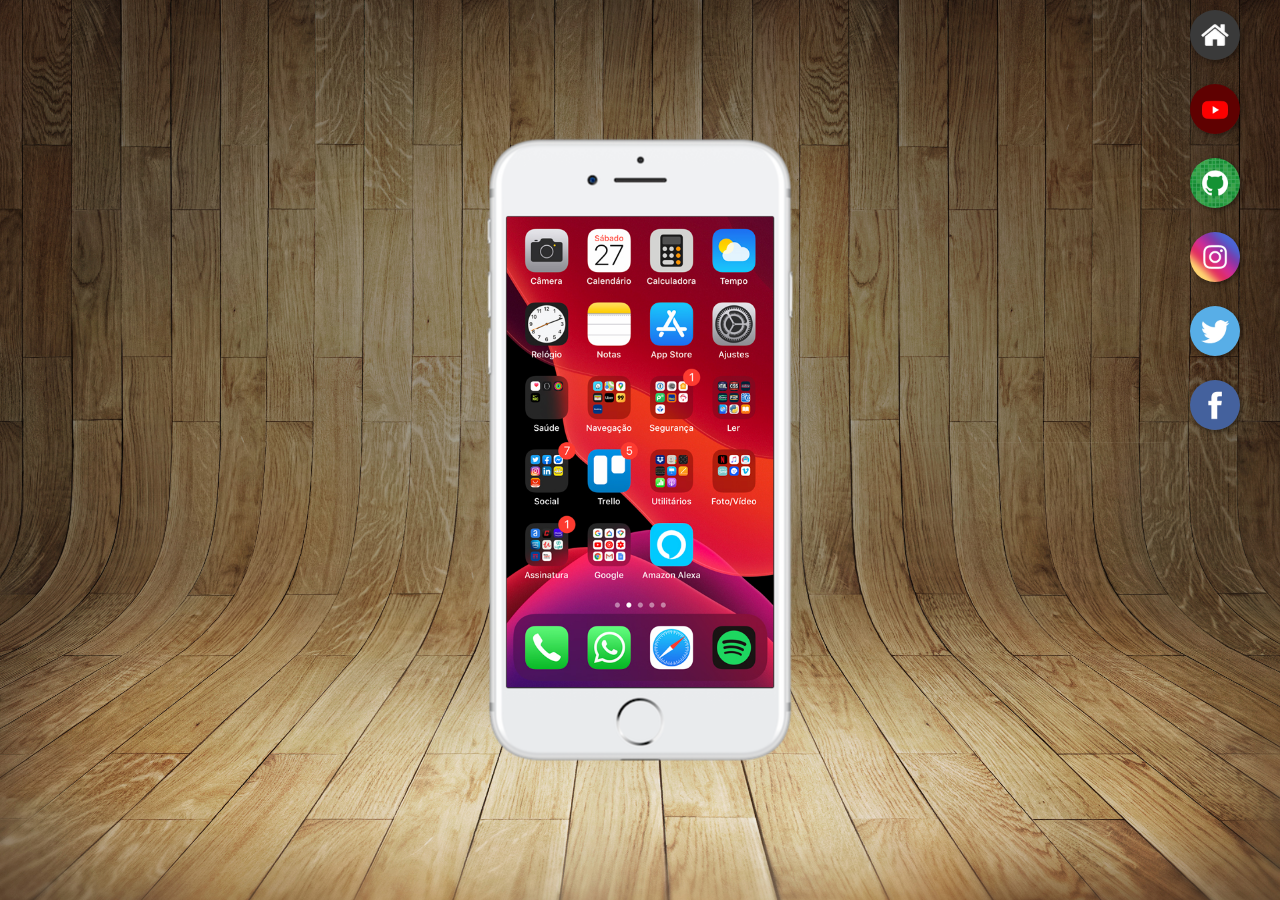
<file: index.html>
<!DOCTYPE html>
<html lang="pt-br">
<head>
    <meta charset="UTF-8">
    <meta http-equiv="X-UA-Compatible" content="IE=edge">
    <meta name="viewport" content="width=device-width, initial-scale=1.0">
    <link rel="shortcut icon" href="favicon.ico" type="image/x-icon">
    <title>Projeto Redes Sociais</title>
    <link rel="stylesheet" href="estilos/style.css">
</head>
<body>
    <main>
        <section id="telefone">
            <iframe src="home.html" name="tela" id="tela" frameborder="0">
                Seu navegador não é compatível com isso.
            </iframe>
        </section>
        <section id="redes-sociais">
            <a href="home.html" target="tela"><img src="imagens/logo-home.jpg" alt="Home"></a><br>
            <a href="youtube.html" target="tela"><img src="imagens/logo-youtube.jpg" alt="YouTube"></a><br>
            <a href="github.html" target="tela"><img src="imagens/logo-github.jpg" alt="GitHub"></a><br>
            <a href="instagram.html" target="tela"><img src="imagens/logo-instagram.jpg" alt="Instagram"></a><br>
            <a href="twitter.html" target="tela"><img src="imagens/logo-twitter.jpg" alt="Twitter"></a><br>
            <a href="facebook.html" target="tela"><img src="imagens/logo-facebook.jpg" alt="Facebook"></a>
        </section>
    </main>
</body>
</html>
</file>
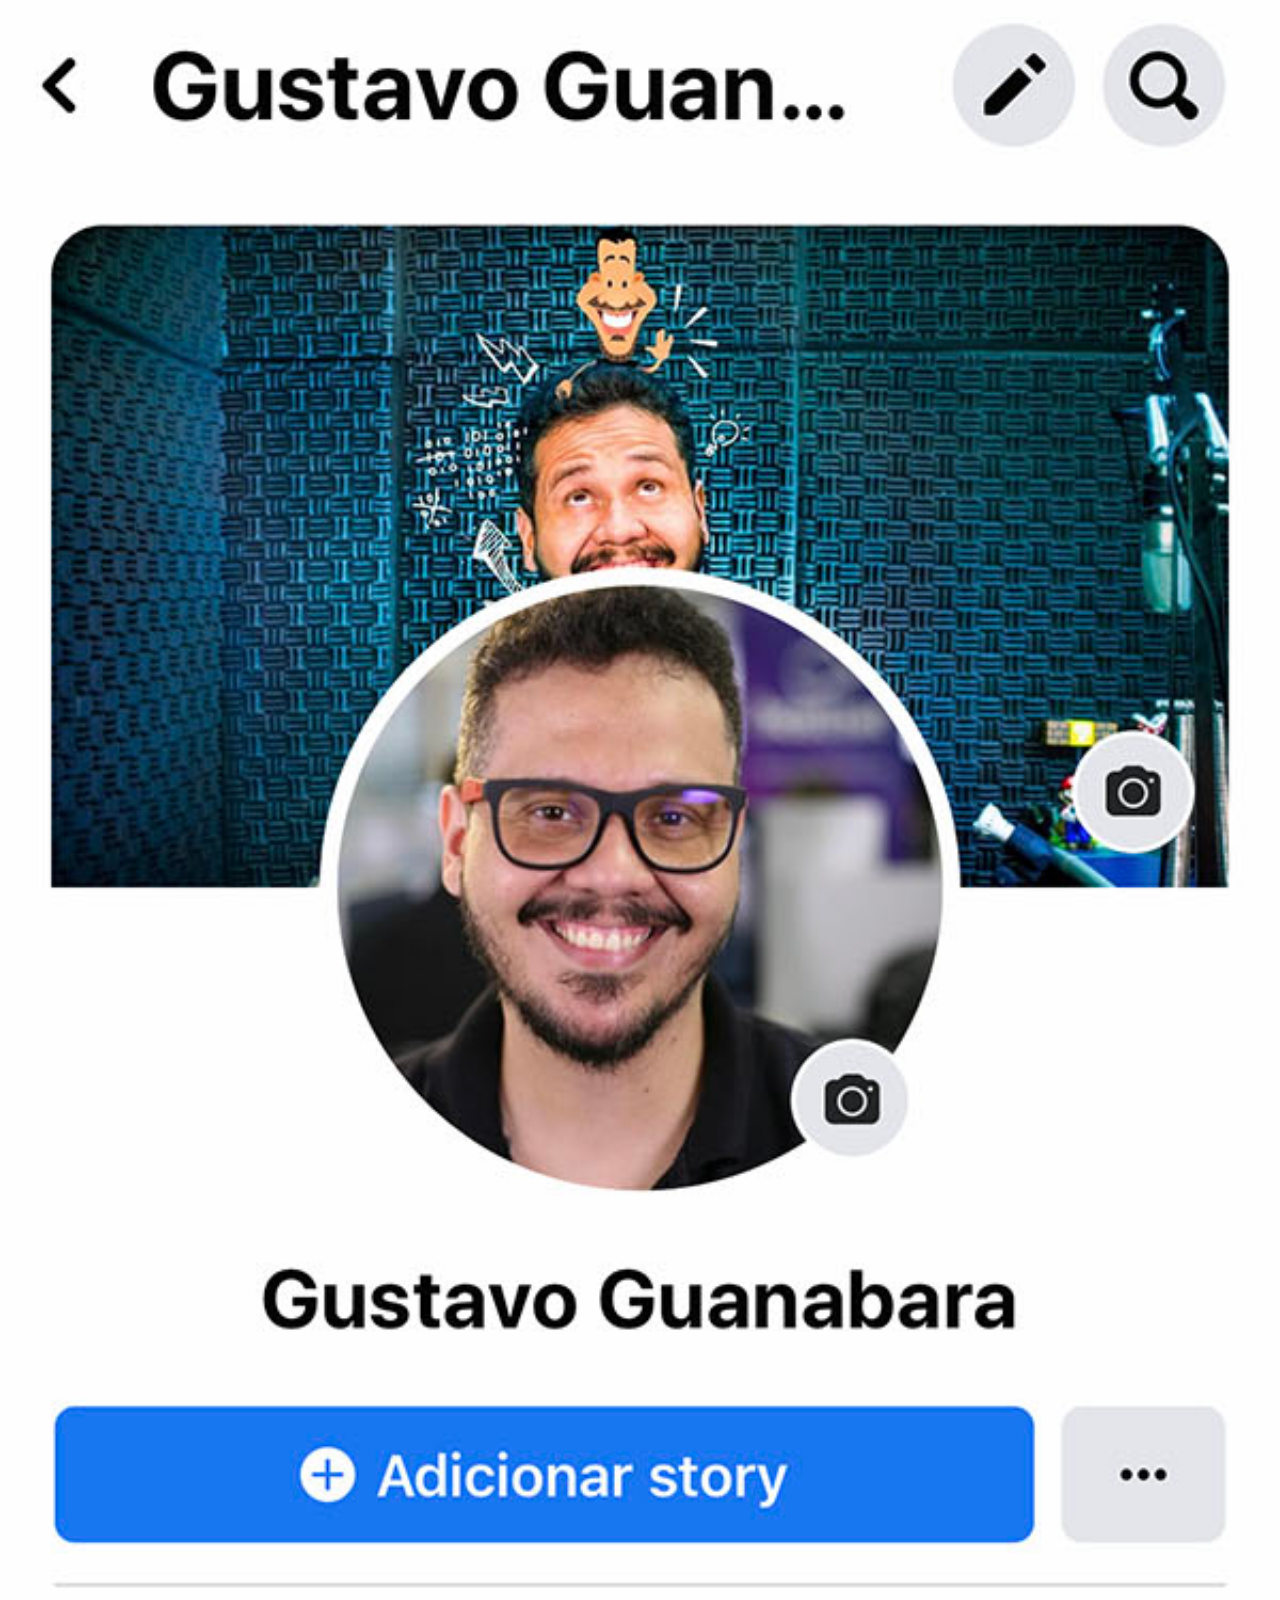
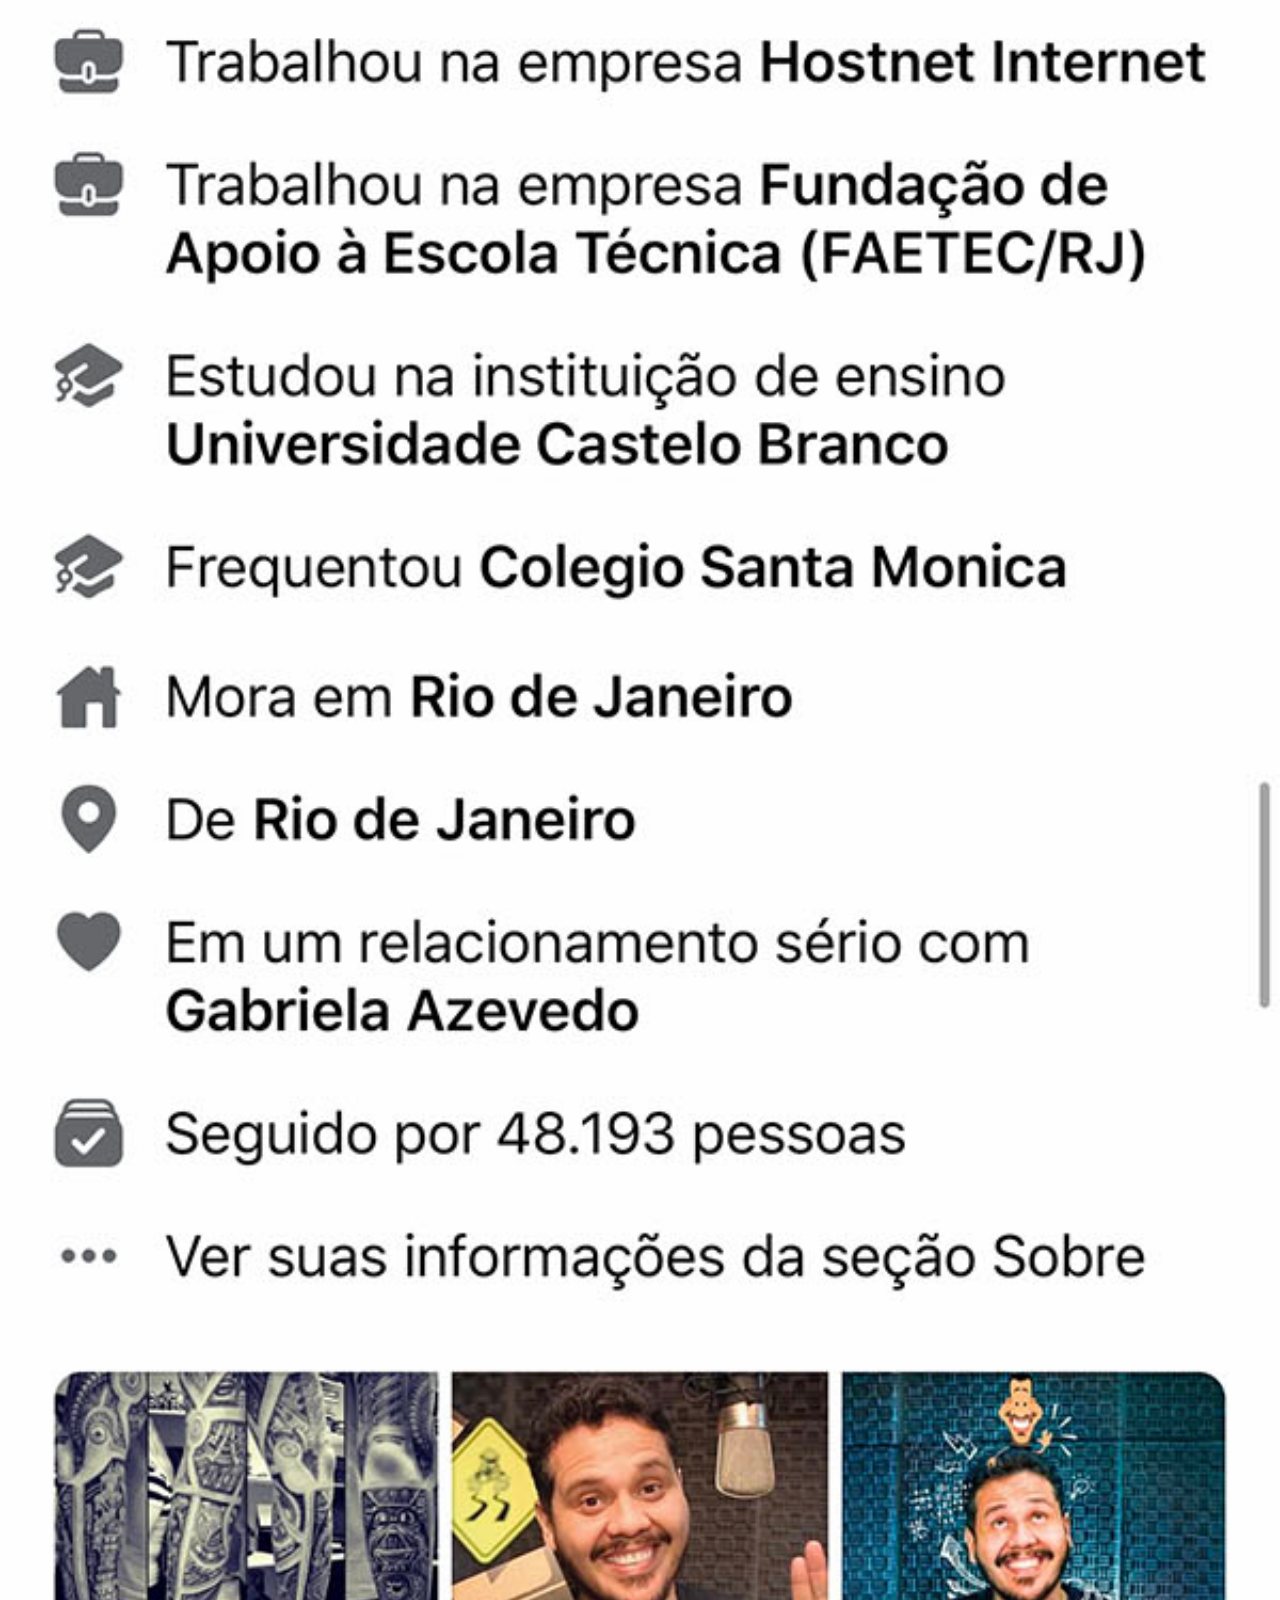
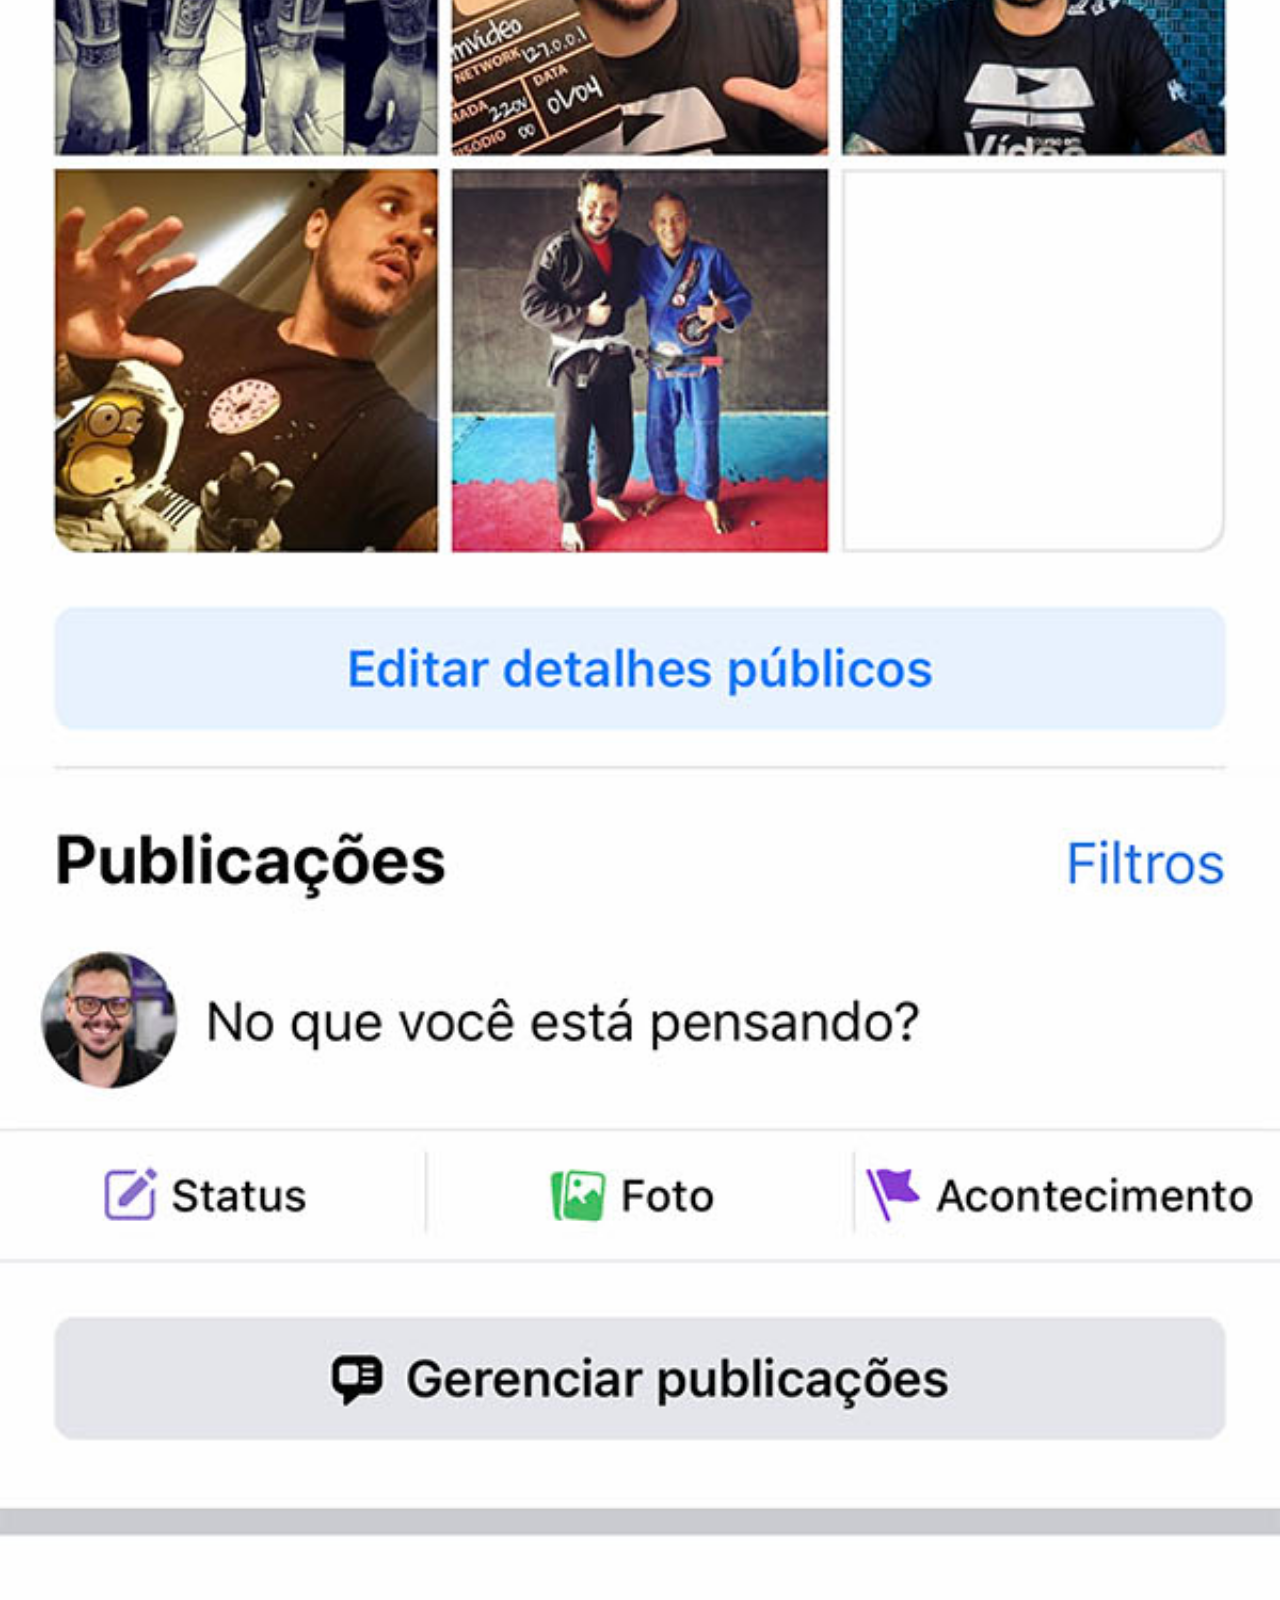
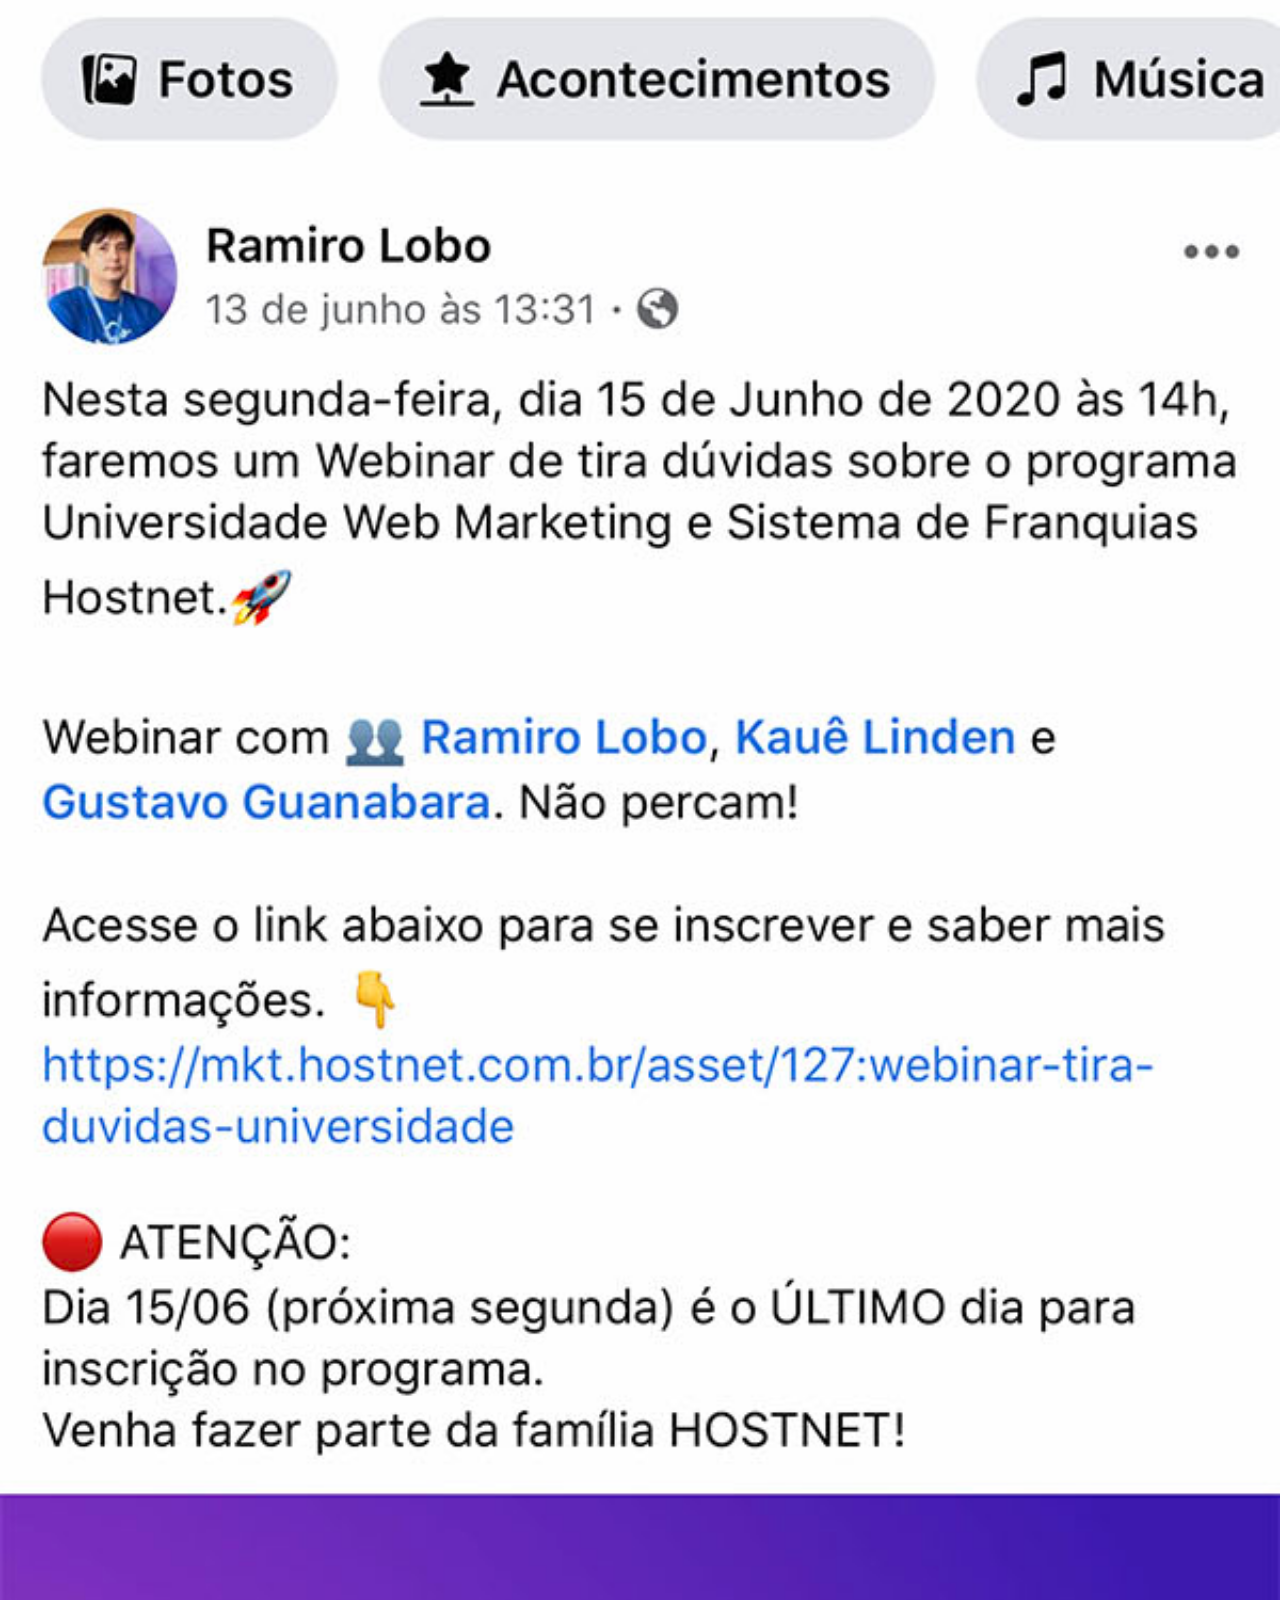
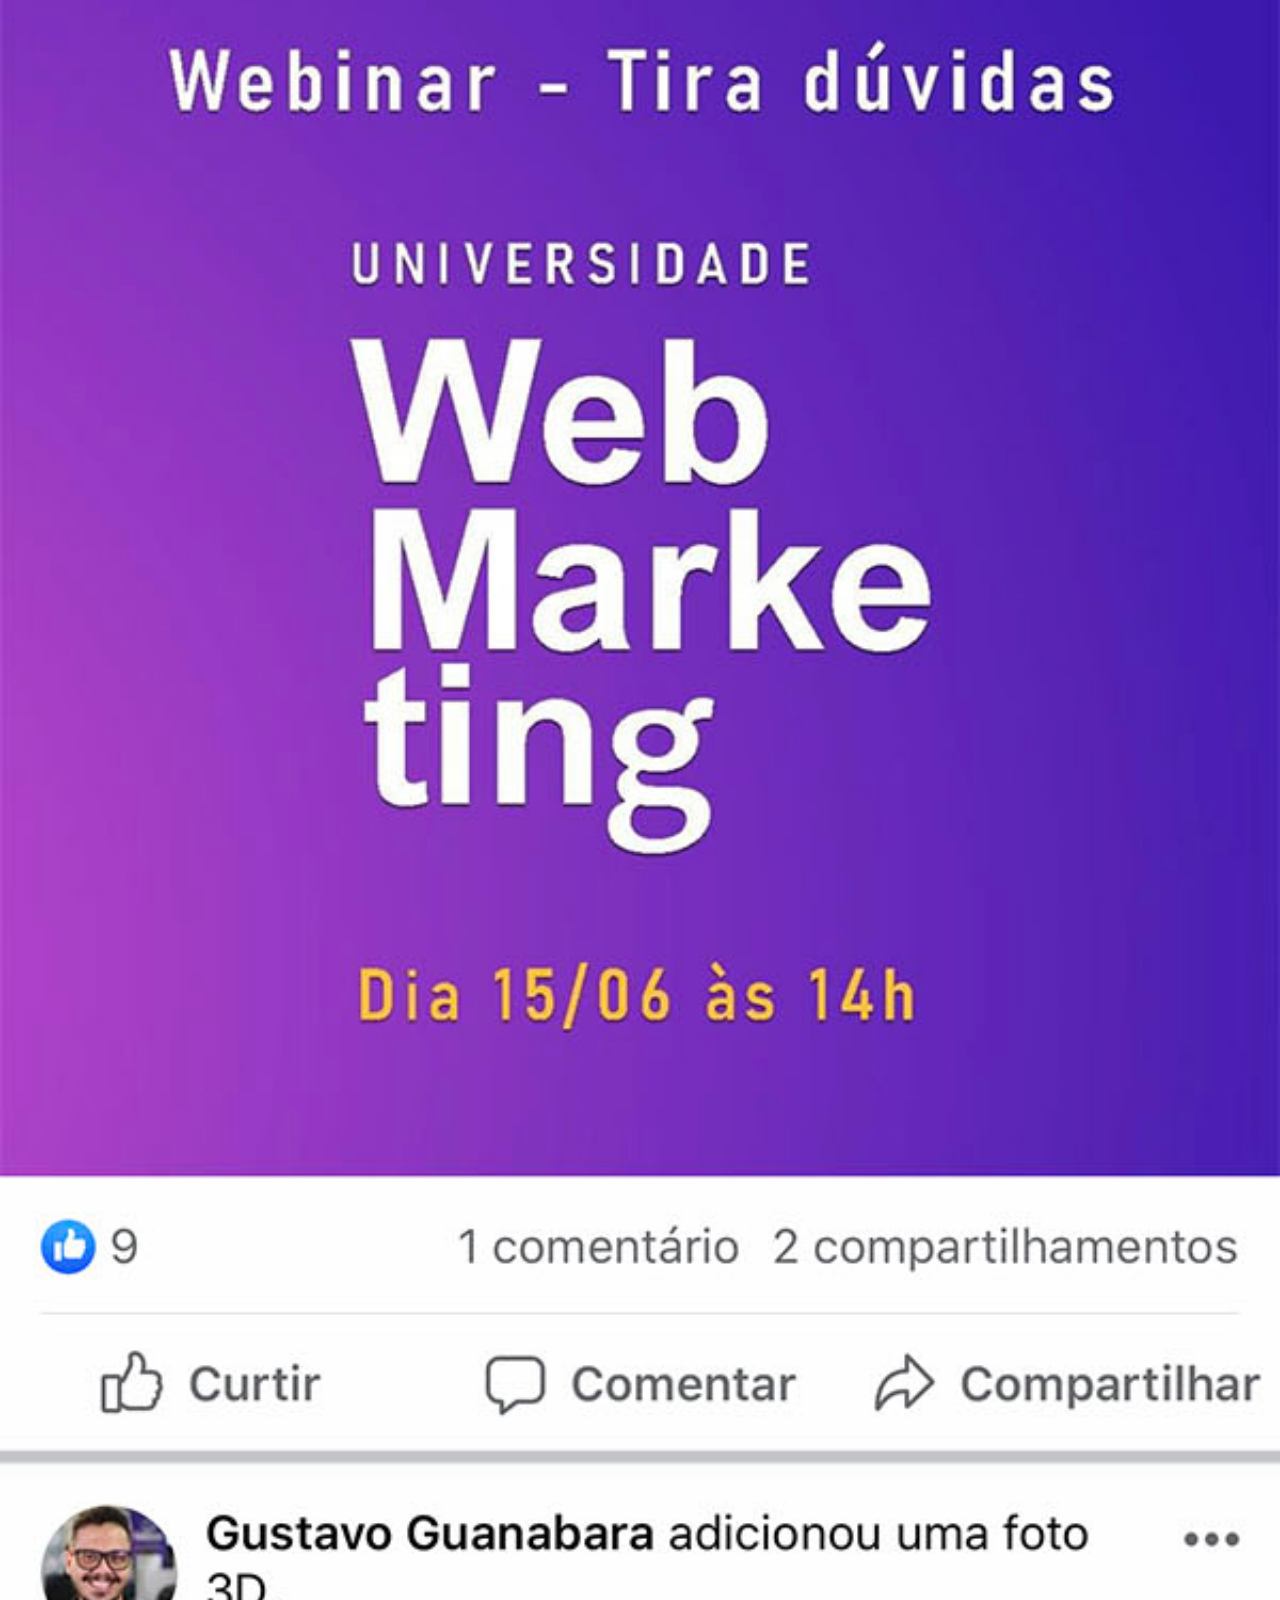
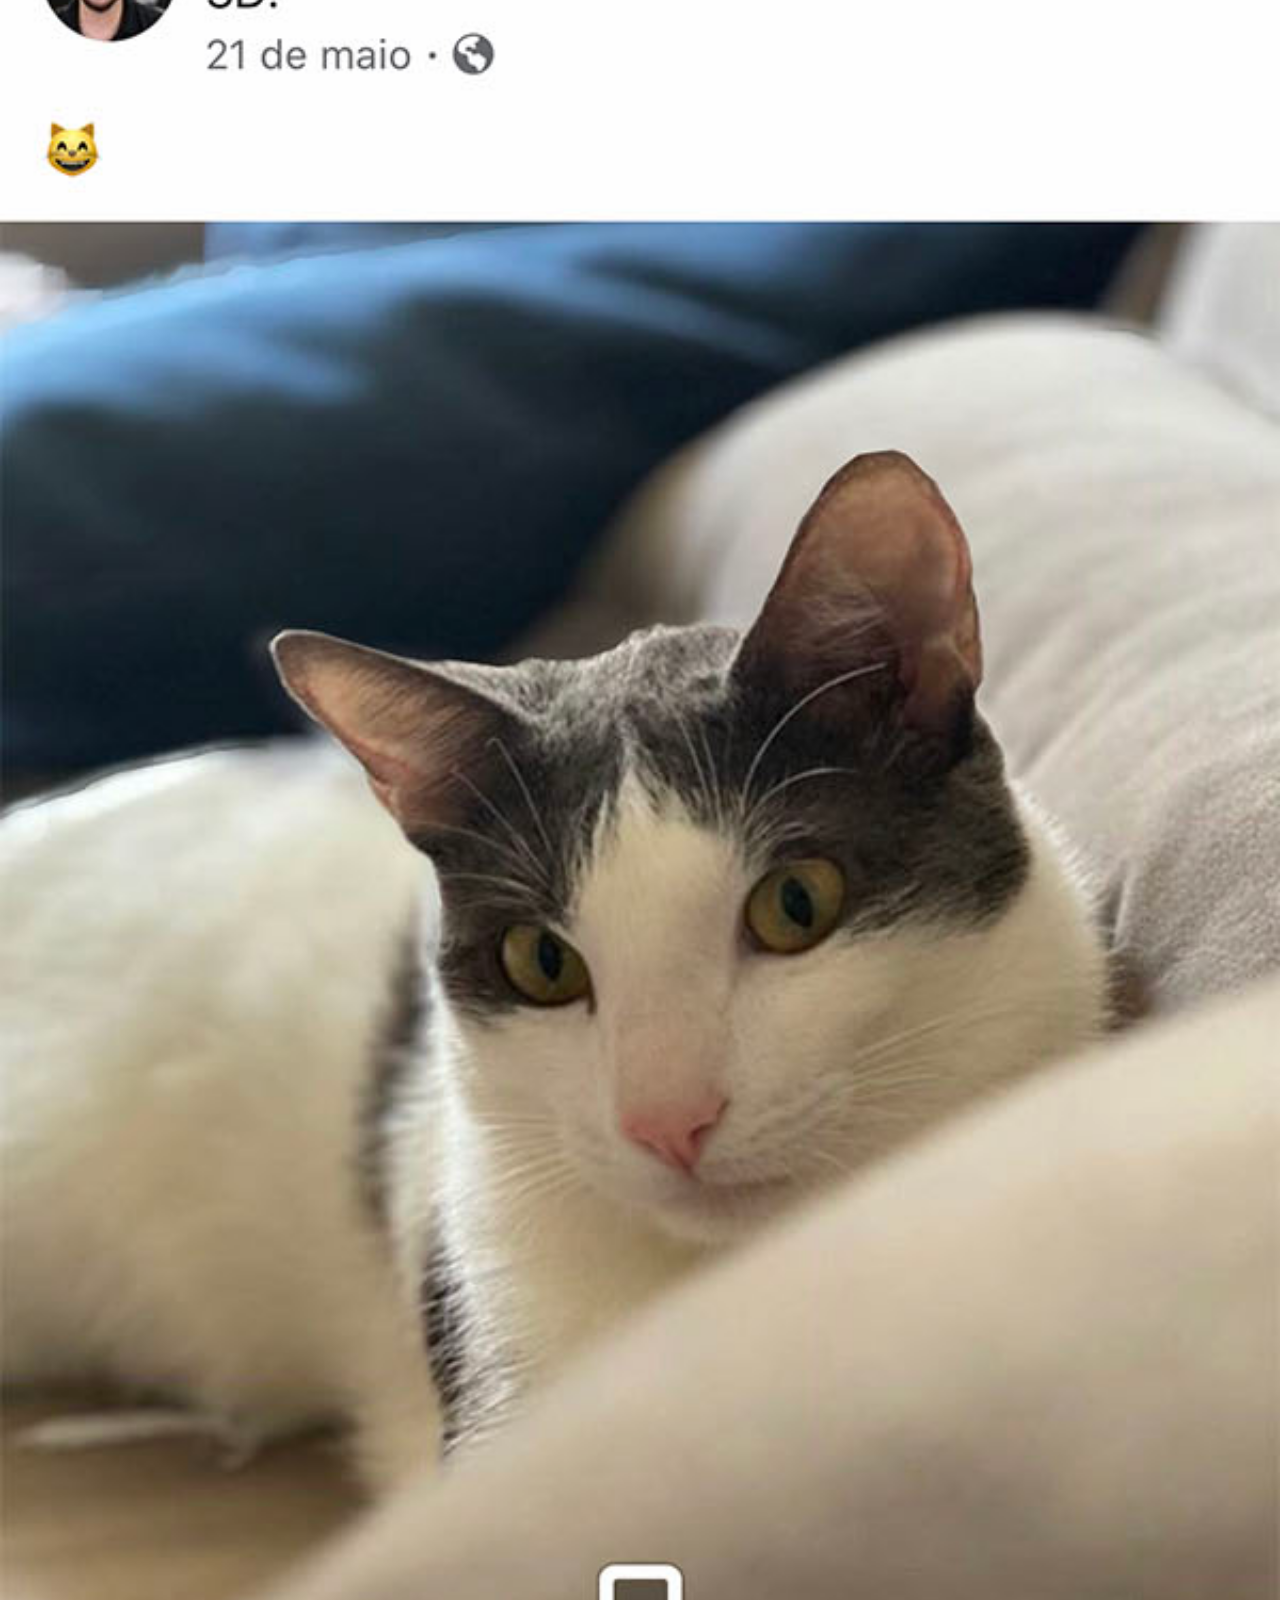
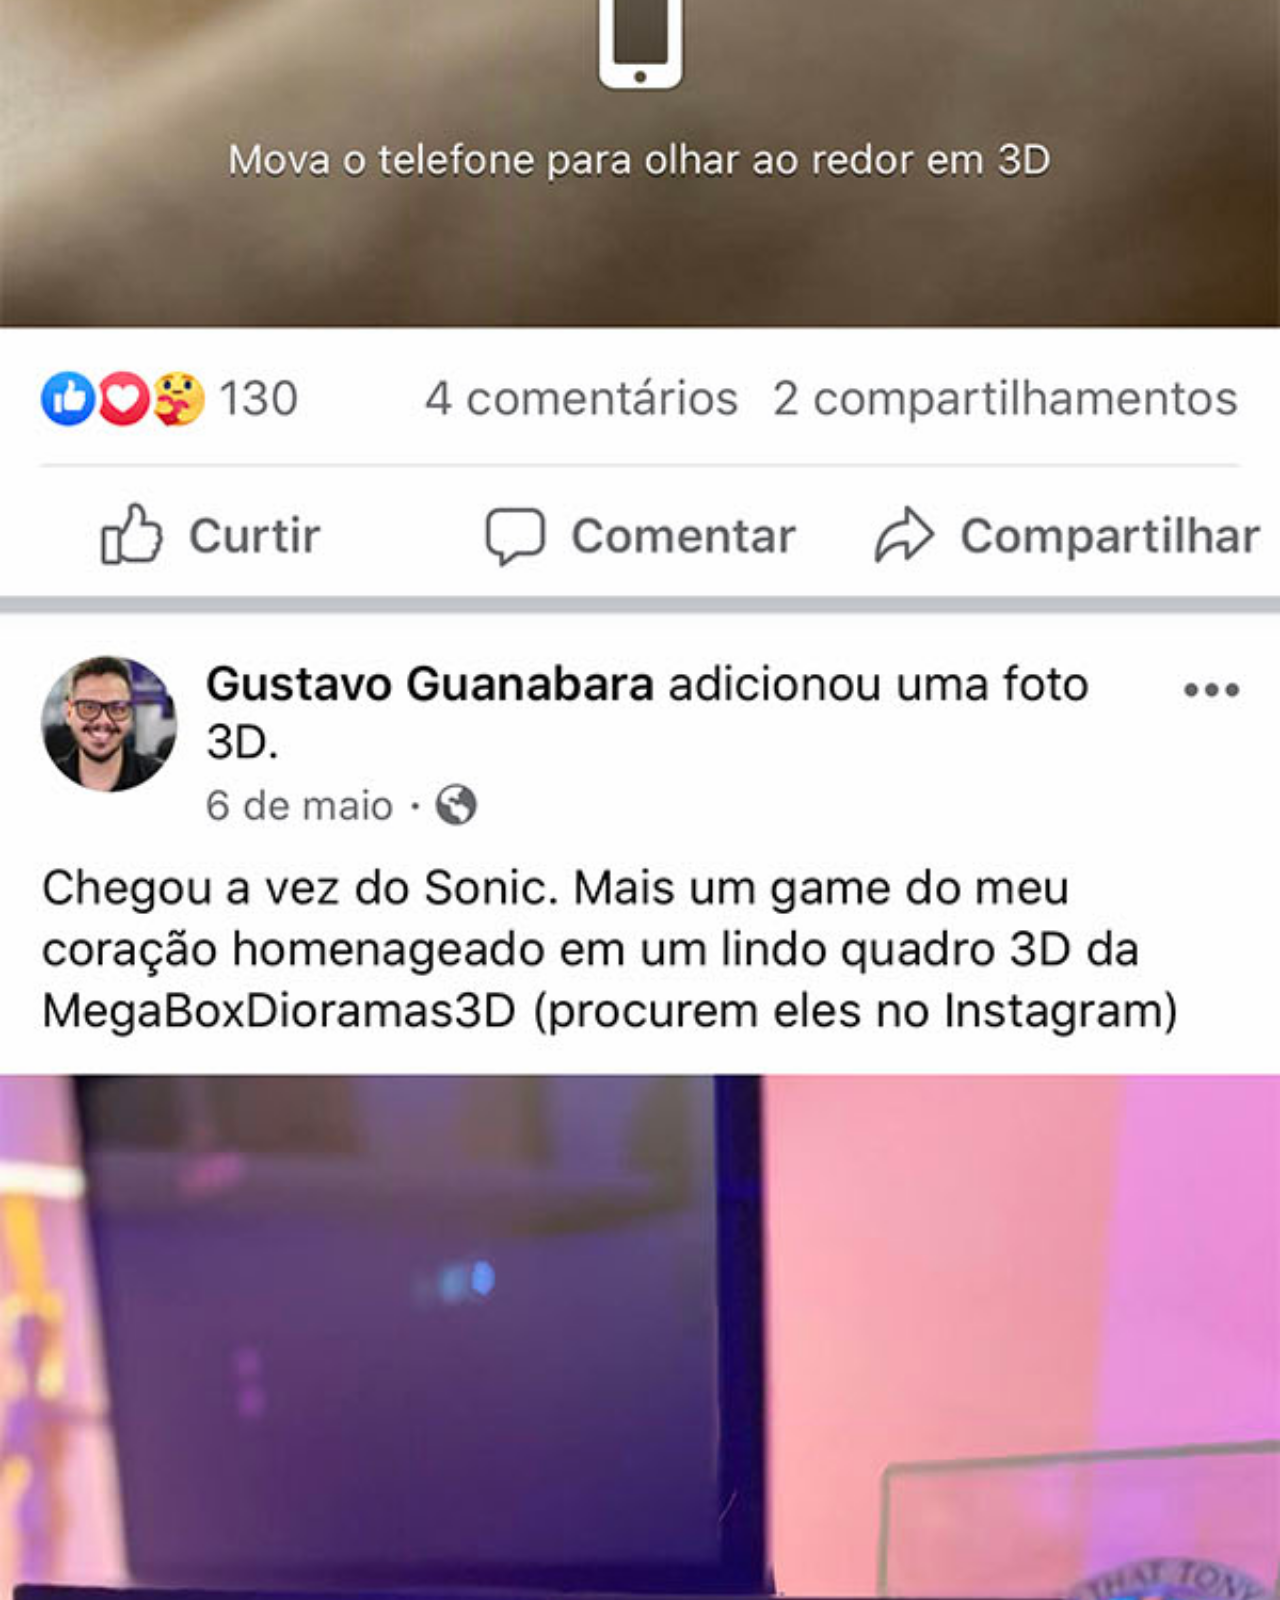
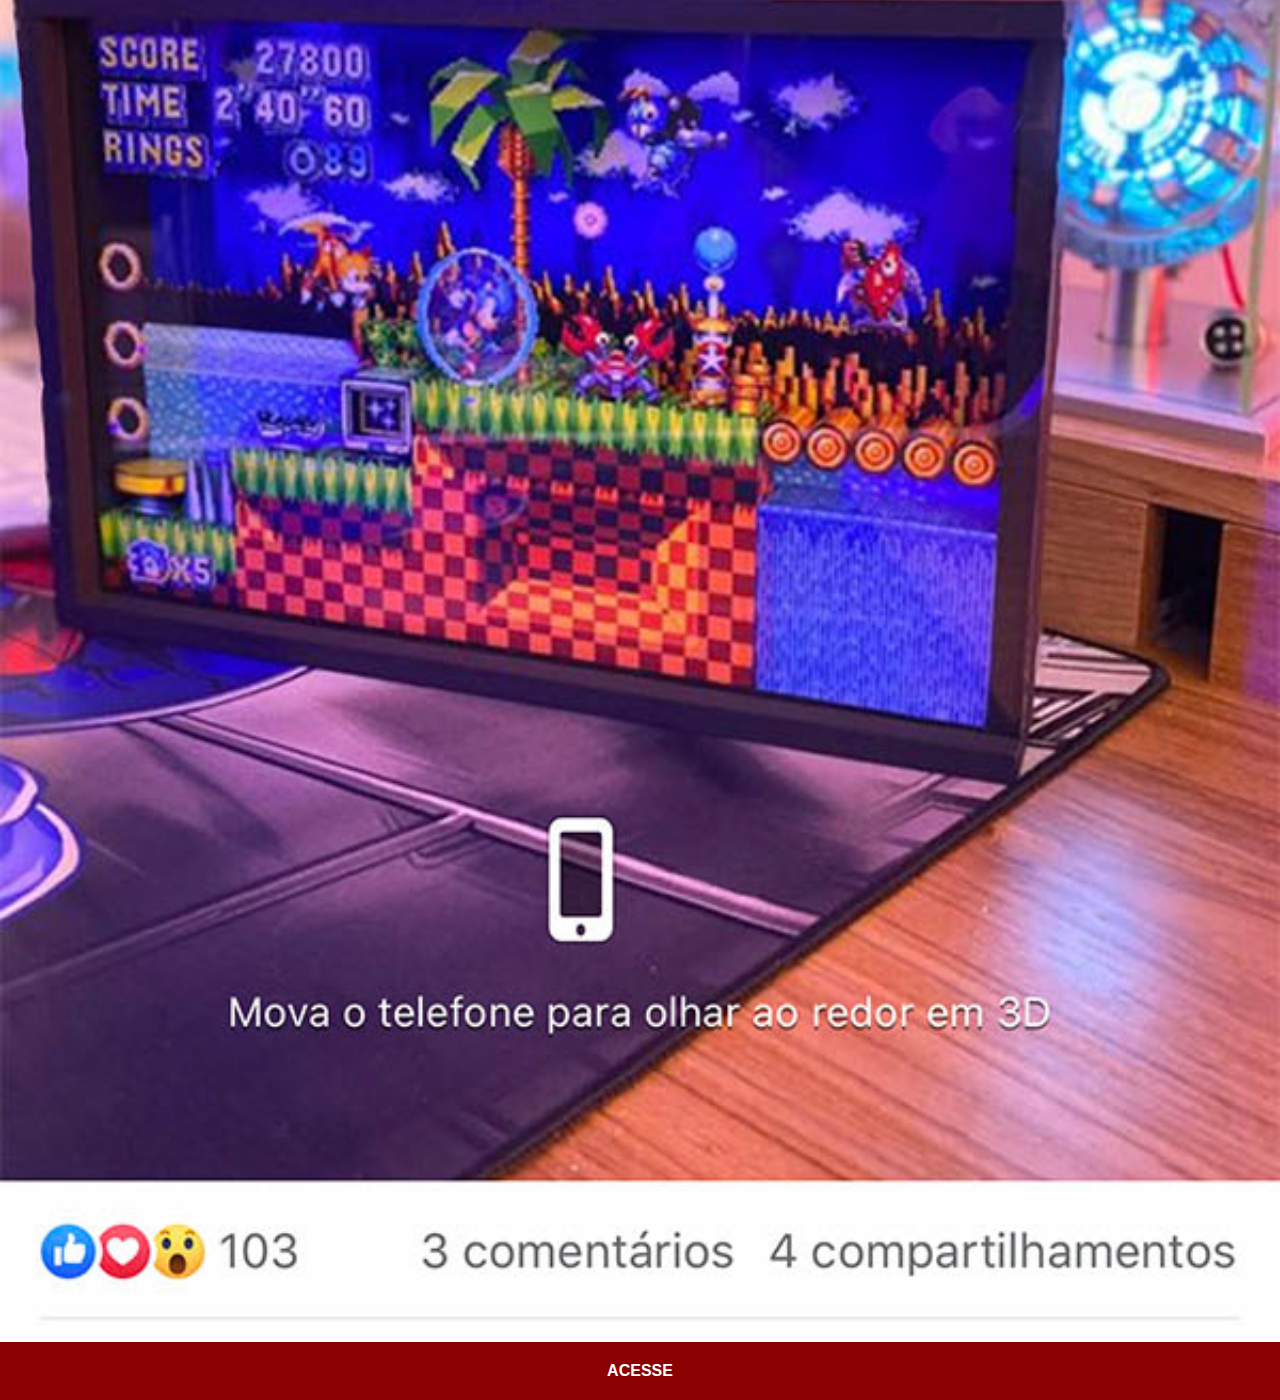
<file: facebook.html>
<!DOCTYPE html>
<html lang="pt-br">
<head>
    <meta charset="UTF-8">
    <meta http-equiv="X-UA-Compatible" content="IE=edge">
    <meta name="viewport" content="width=device-width, initial-scale=1.0">
    <title>YouTube</title>
    <link rel="stylesheet" href="estilos/social.css">
</head>
<body>
    <img src="imagens/tela-facebook.jpg" alt="Facebook">
    <a href="https://www.facebook.com/gustavoguanabara" target="_blank">ACESSE</a>
</body>
</html>
</file>
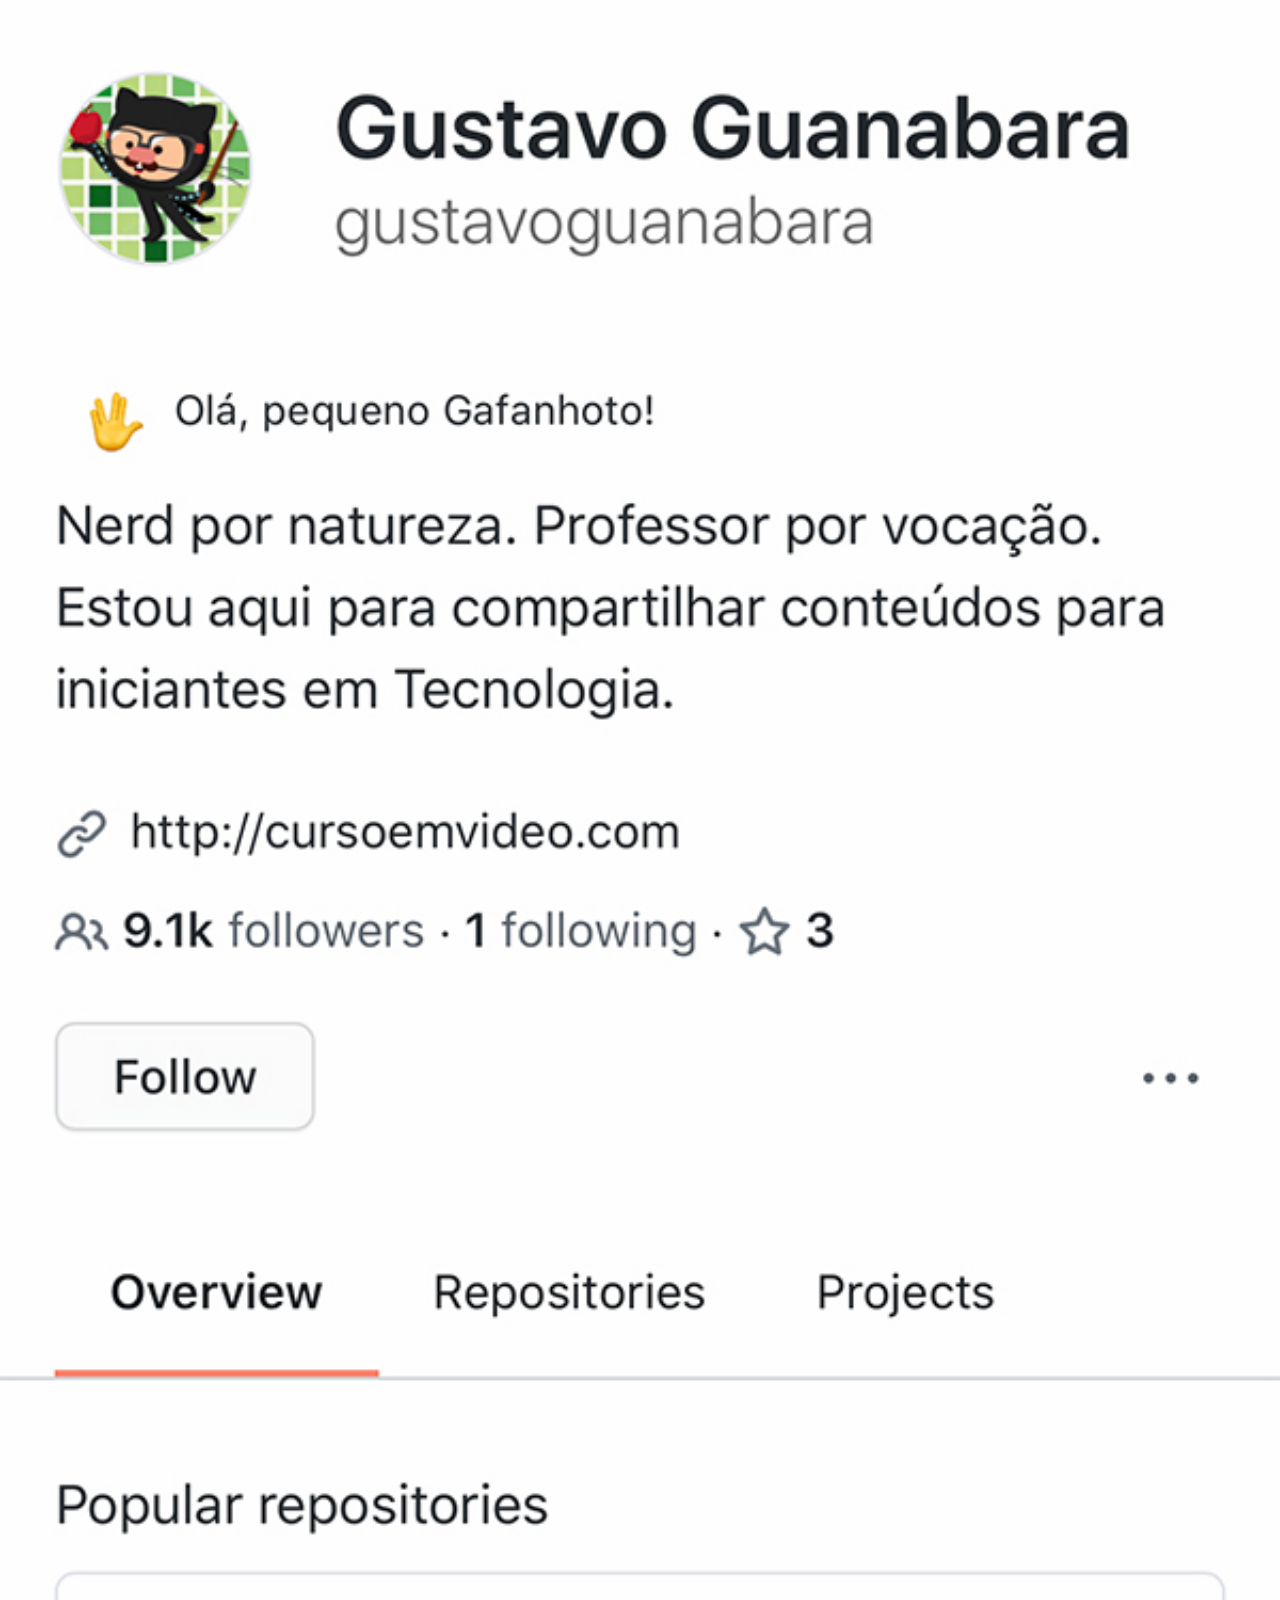
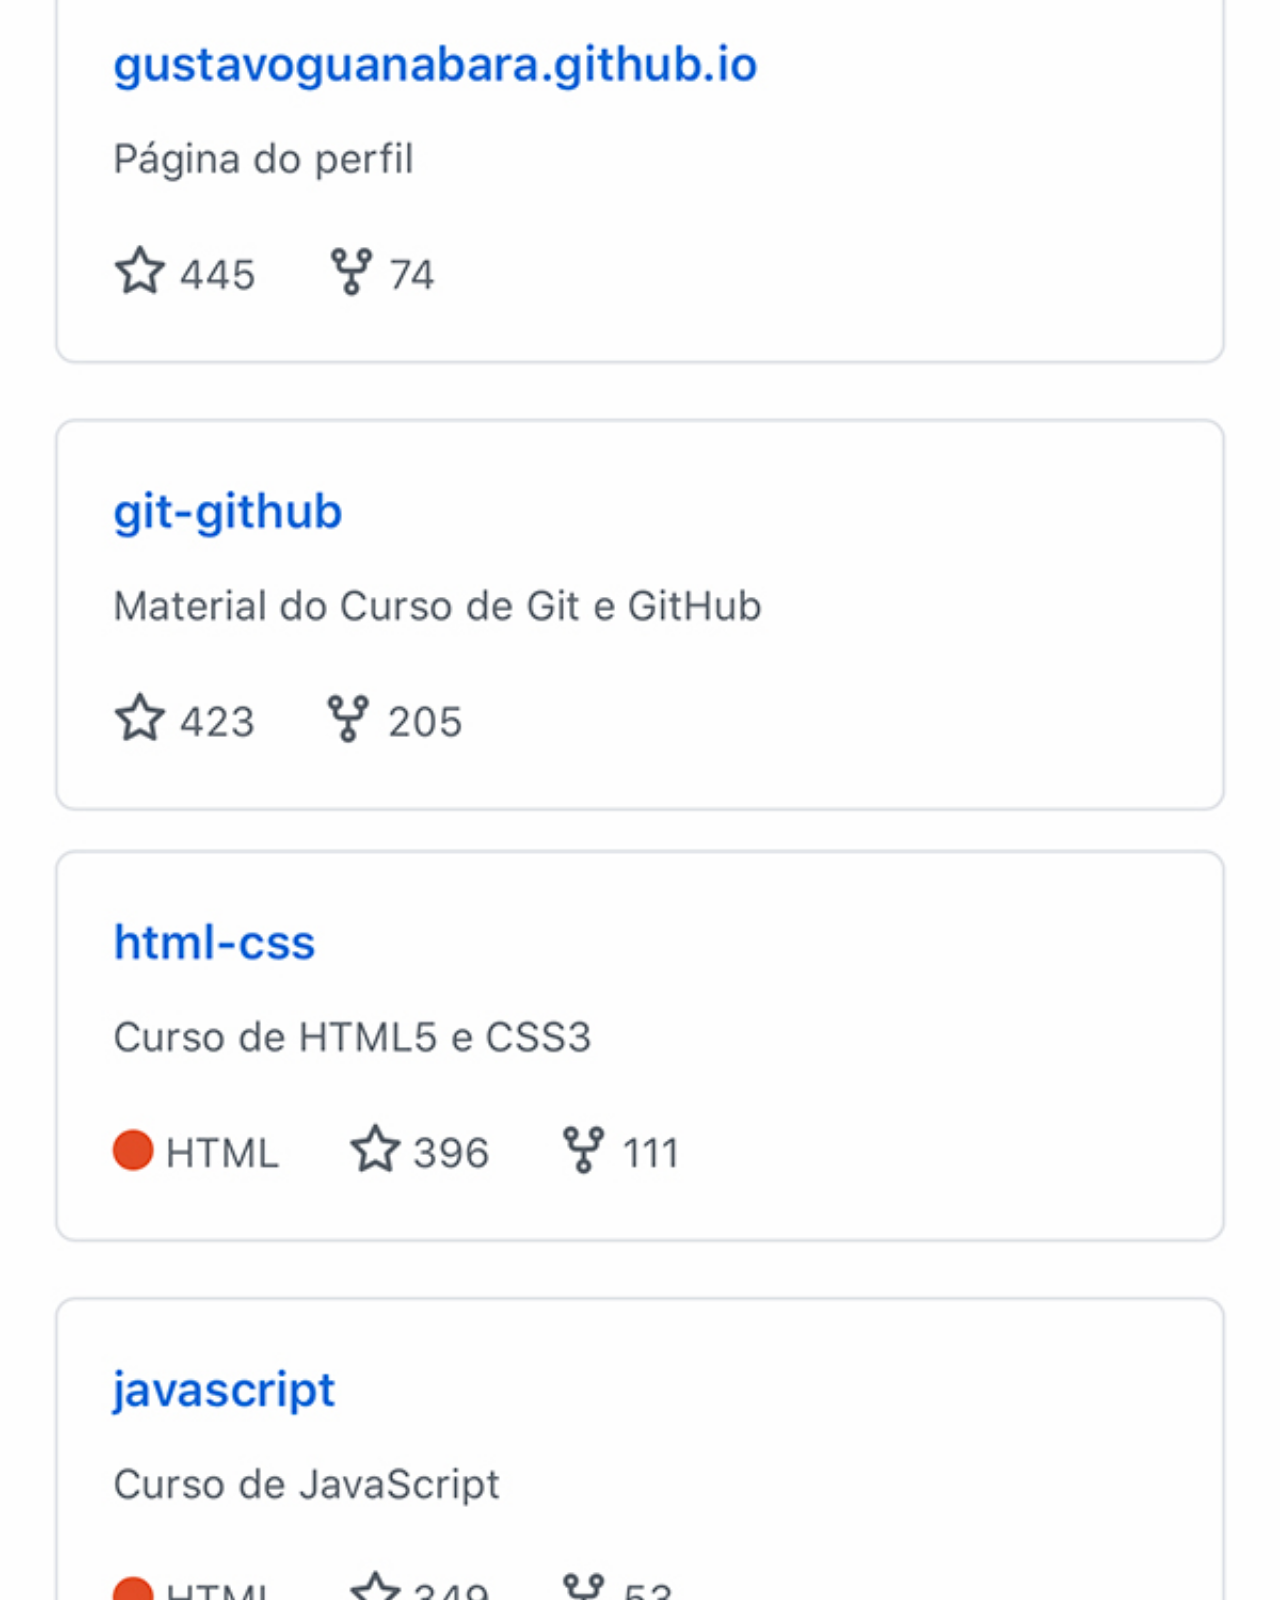
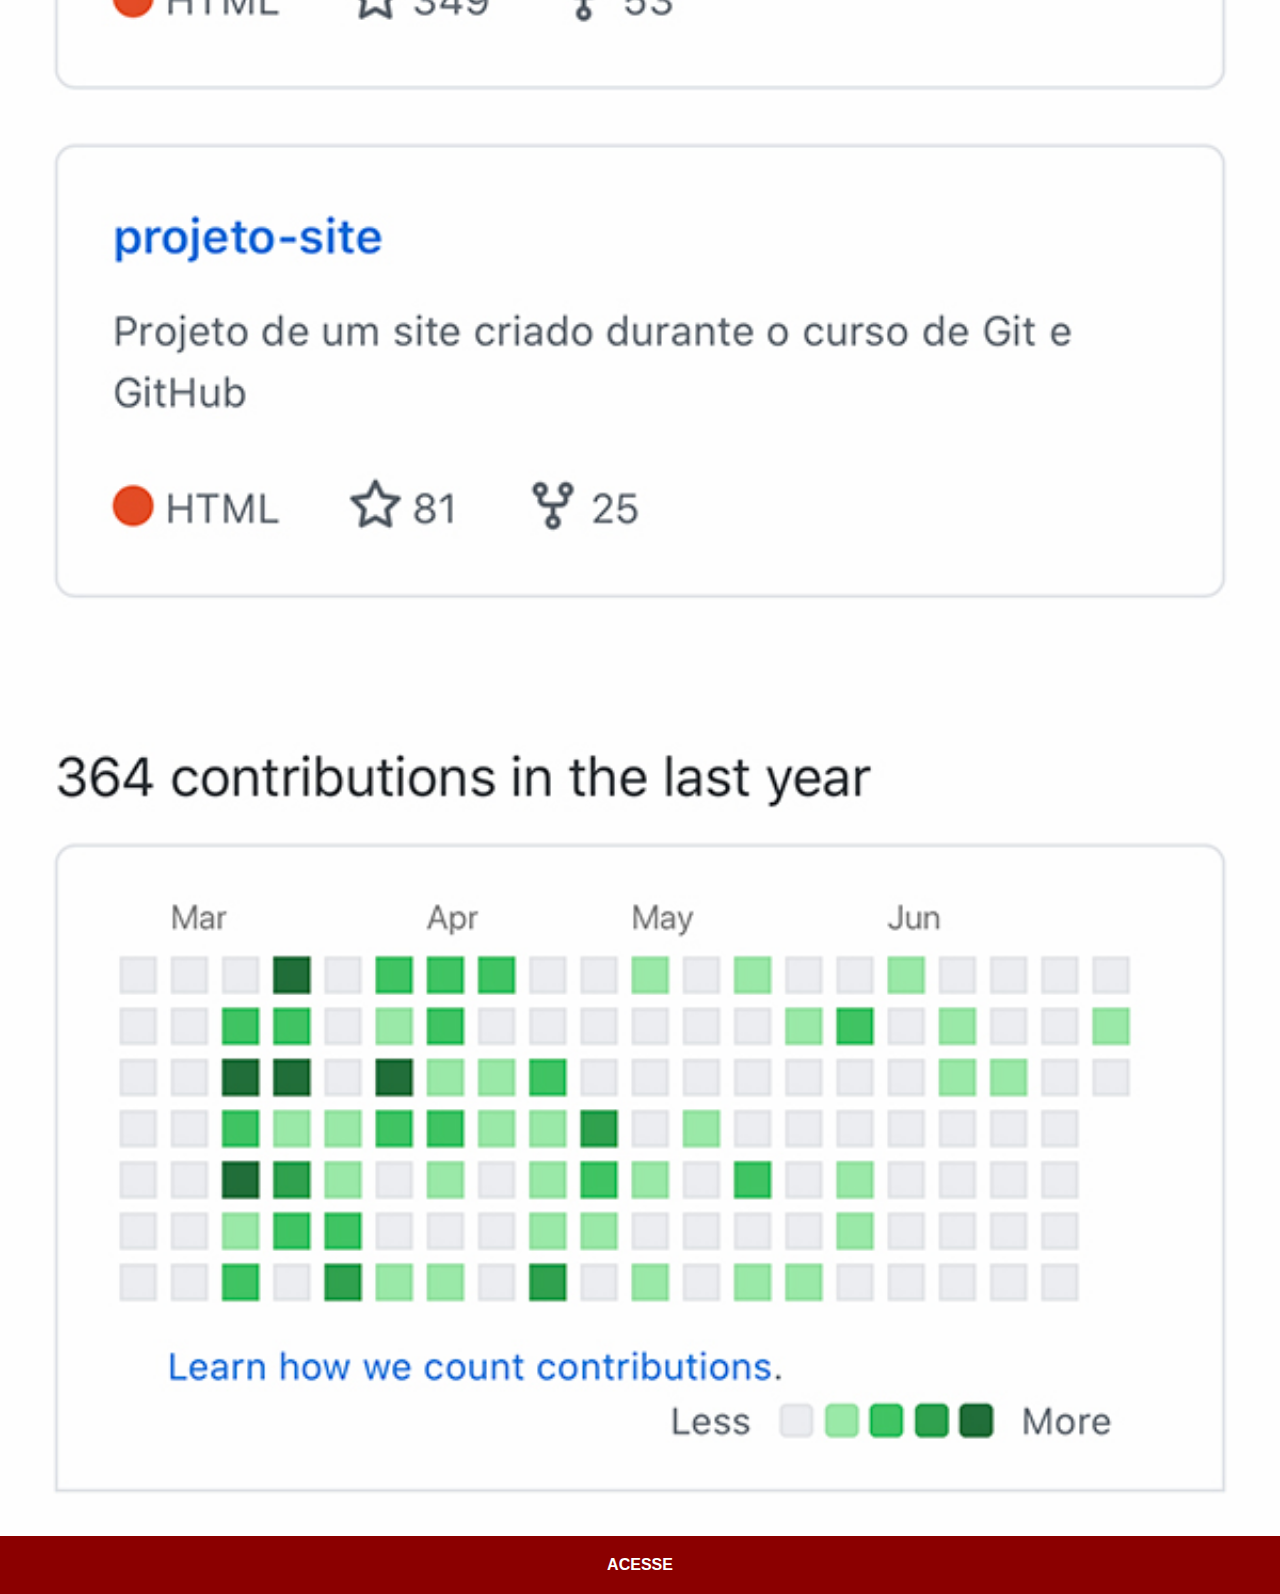
<file: github.html>
<!DOCTYPE html>
<html lang="pt-br">
<head>
    <meta charset="UTF-8">
    <meta http-equiv="X-UA-Compatible" content="IE=edge">
    <meta name="viewport" content="width=device-width, initial-scale=1.0">
    <title>YouTube</title>
    <link rel="stylesheet" href="estilos/social.css">
</head>
<body>
    <img src="imagens/tela-github.jpg" alt="GitHub">
    <a href="https://github.com/cursoemvideo" target="_blank">ACESSE</a>
</body>
</html>
</file>
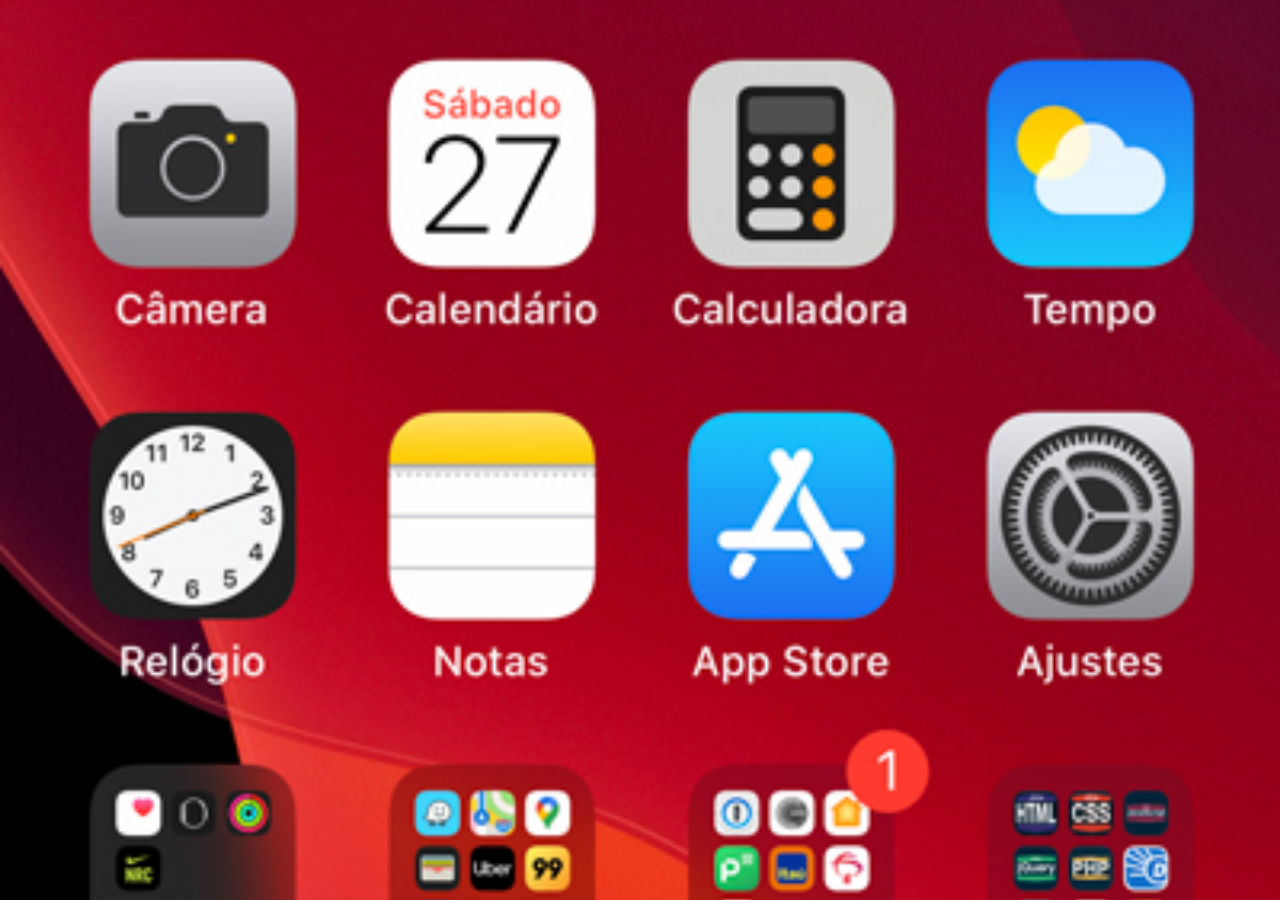
<file: home.html>
<!DOCTYPE html>
<html lang="pt-br">
<head>
    <meta charset="UTF-8">
    <meta http-equiv="X-UA-Compatible" content="IE=edge">
    <meta name="viewport" content="width=device-width, initial-scale=1.0">
    <title>Home</title>
    <style>
        * {
            margin: 0px;
            padding: 0px;
        }
        body {
            width: 100vw;
            height: 100vh;
            background: black url('imagens/tela-home.jpg') no-repeat top center;
            background-size: cover;
        }
    </style>
</head>
<body>
    
</body>
</html>
</file>
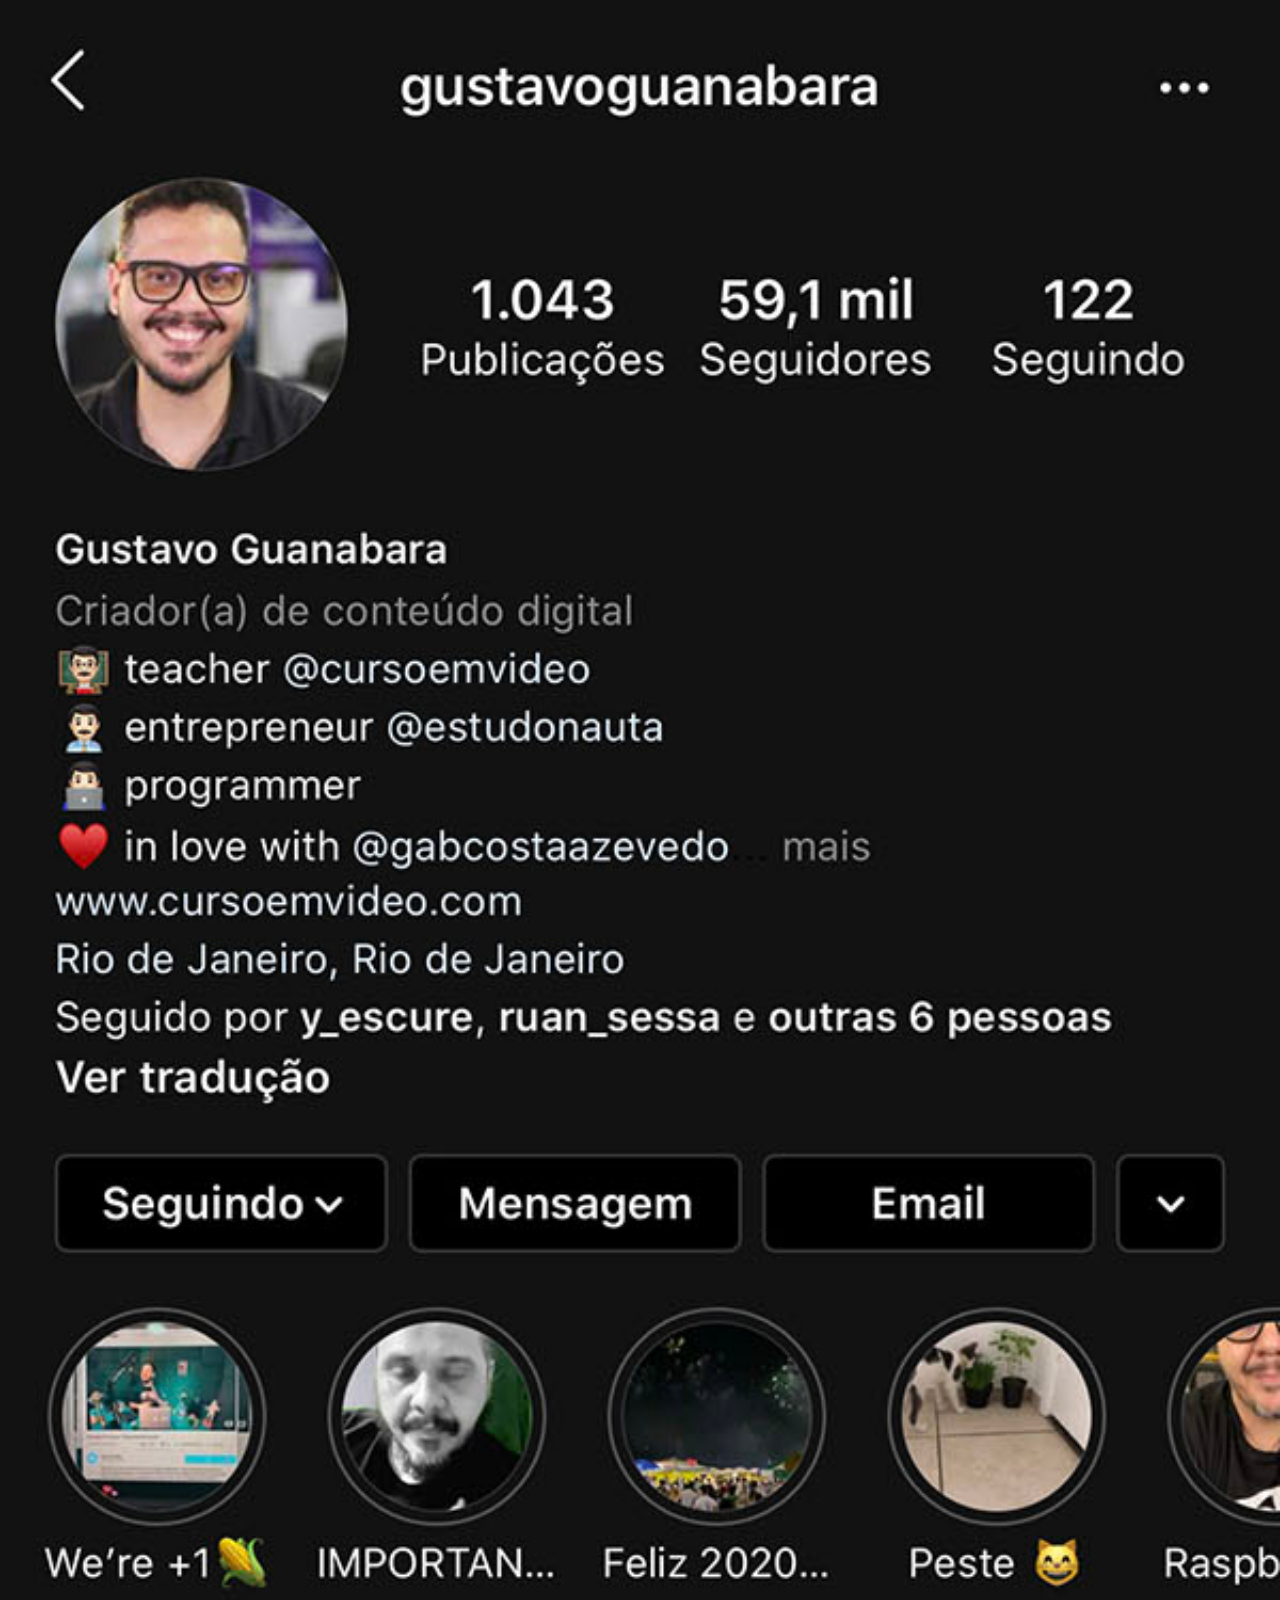
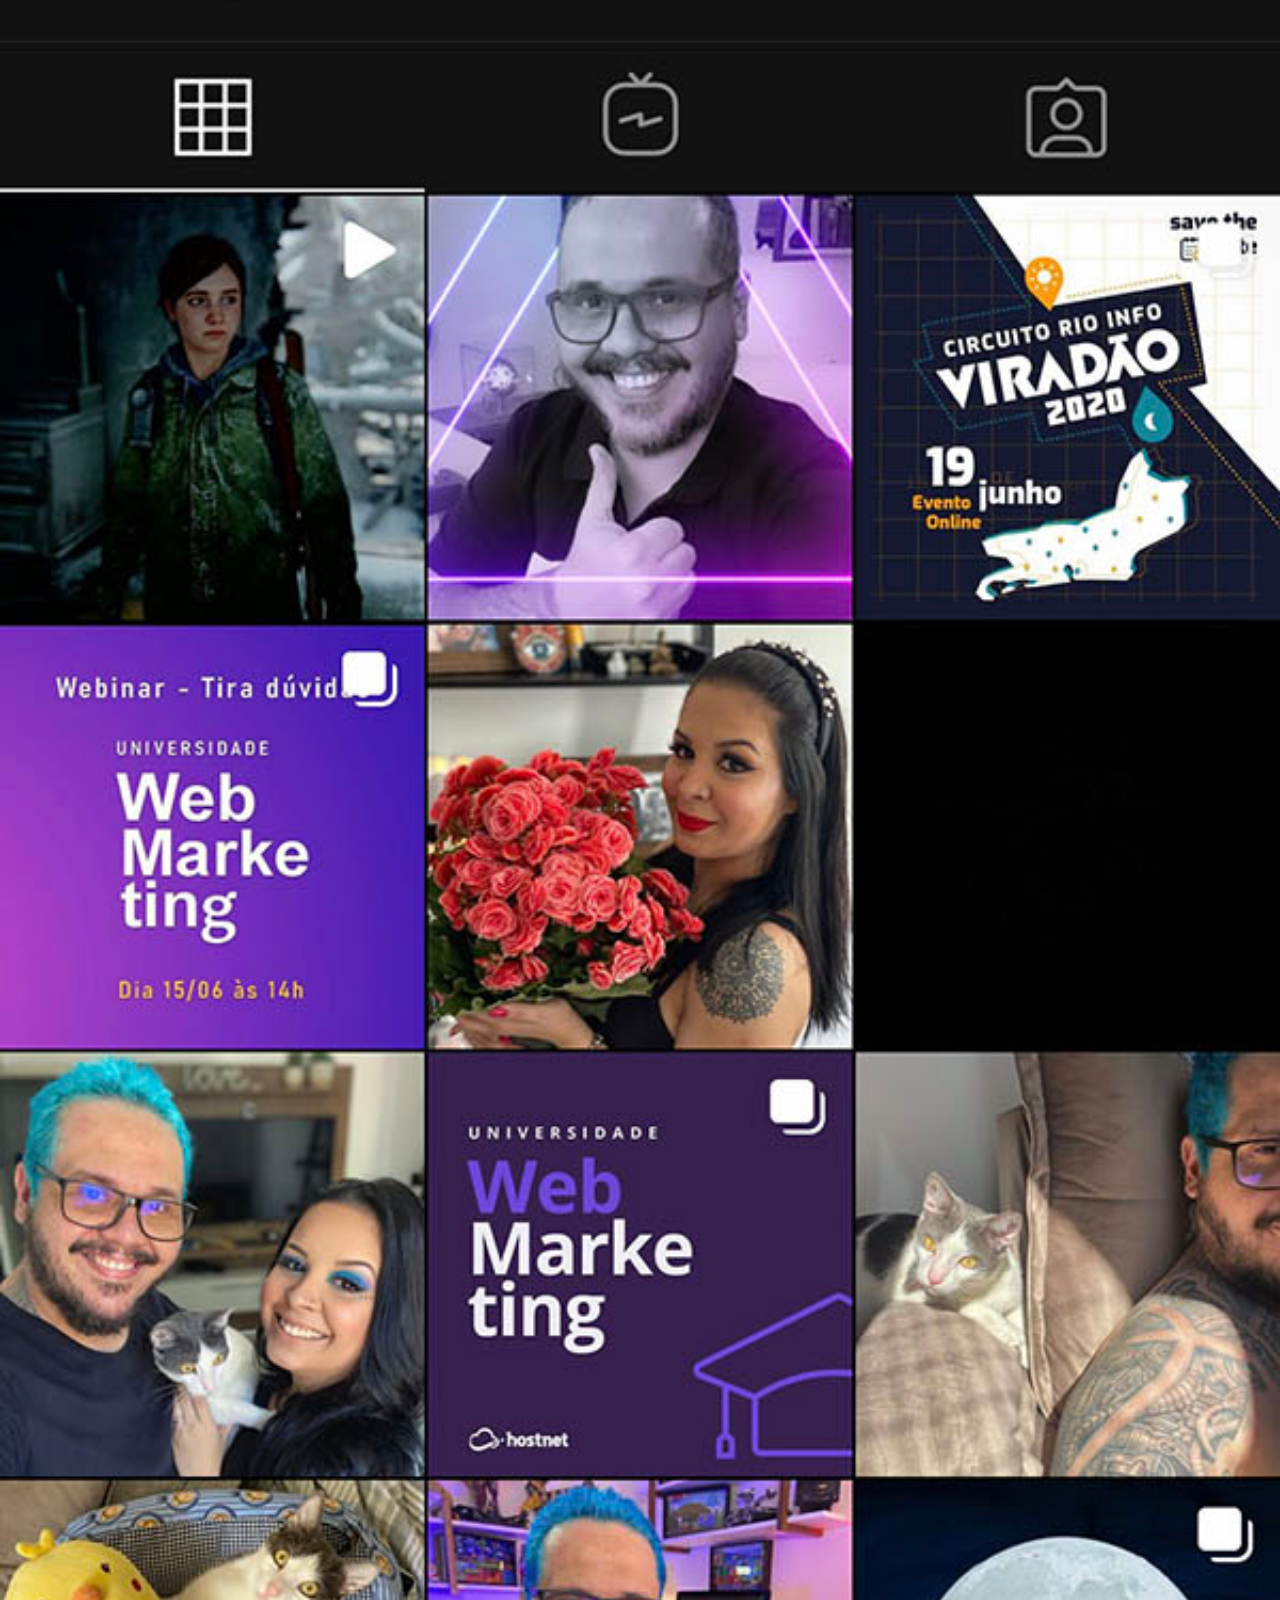
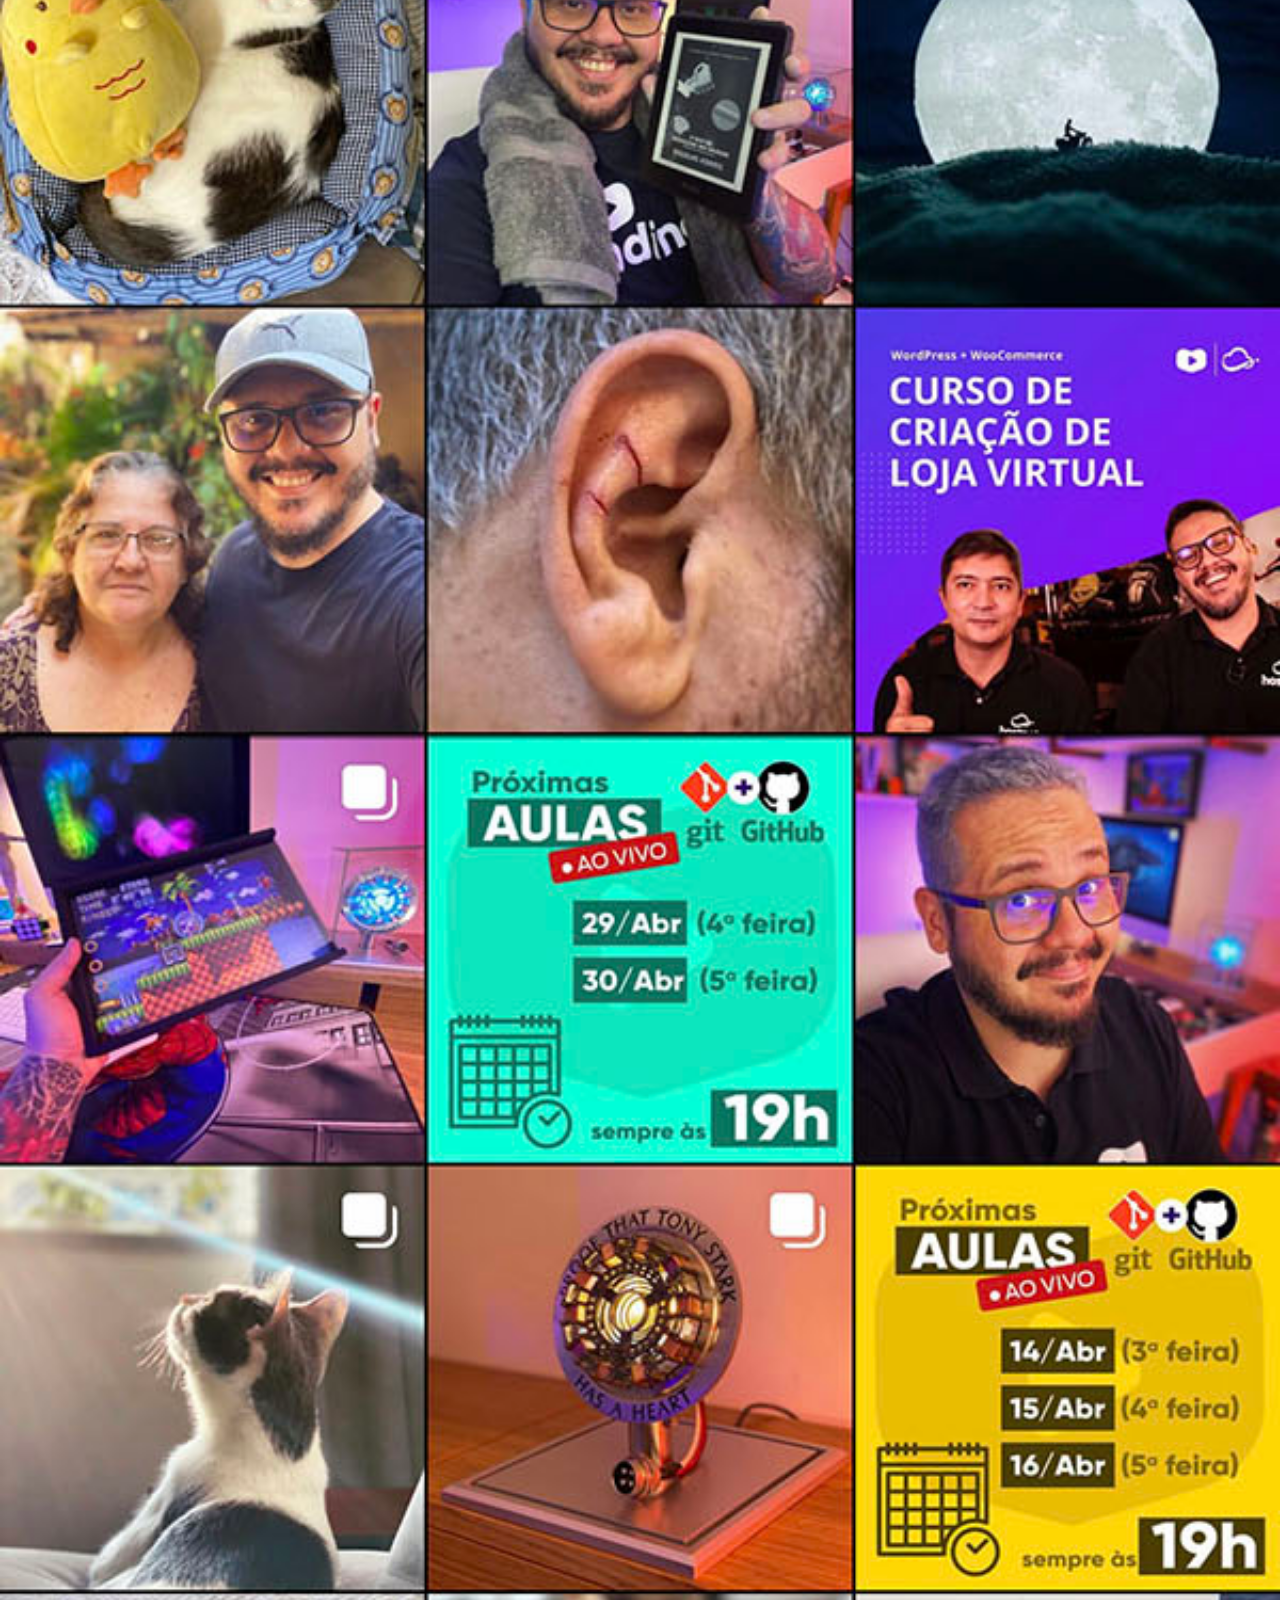
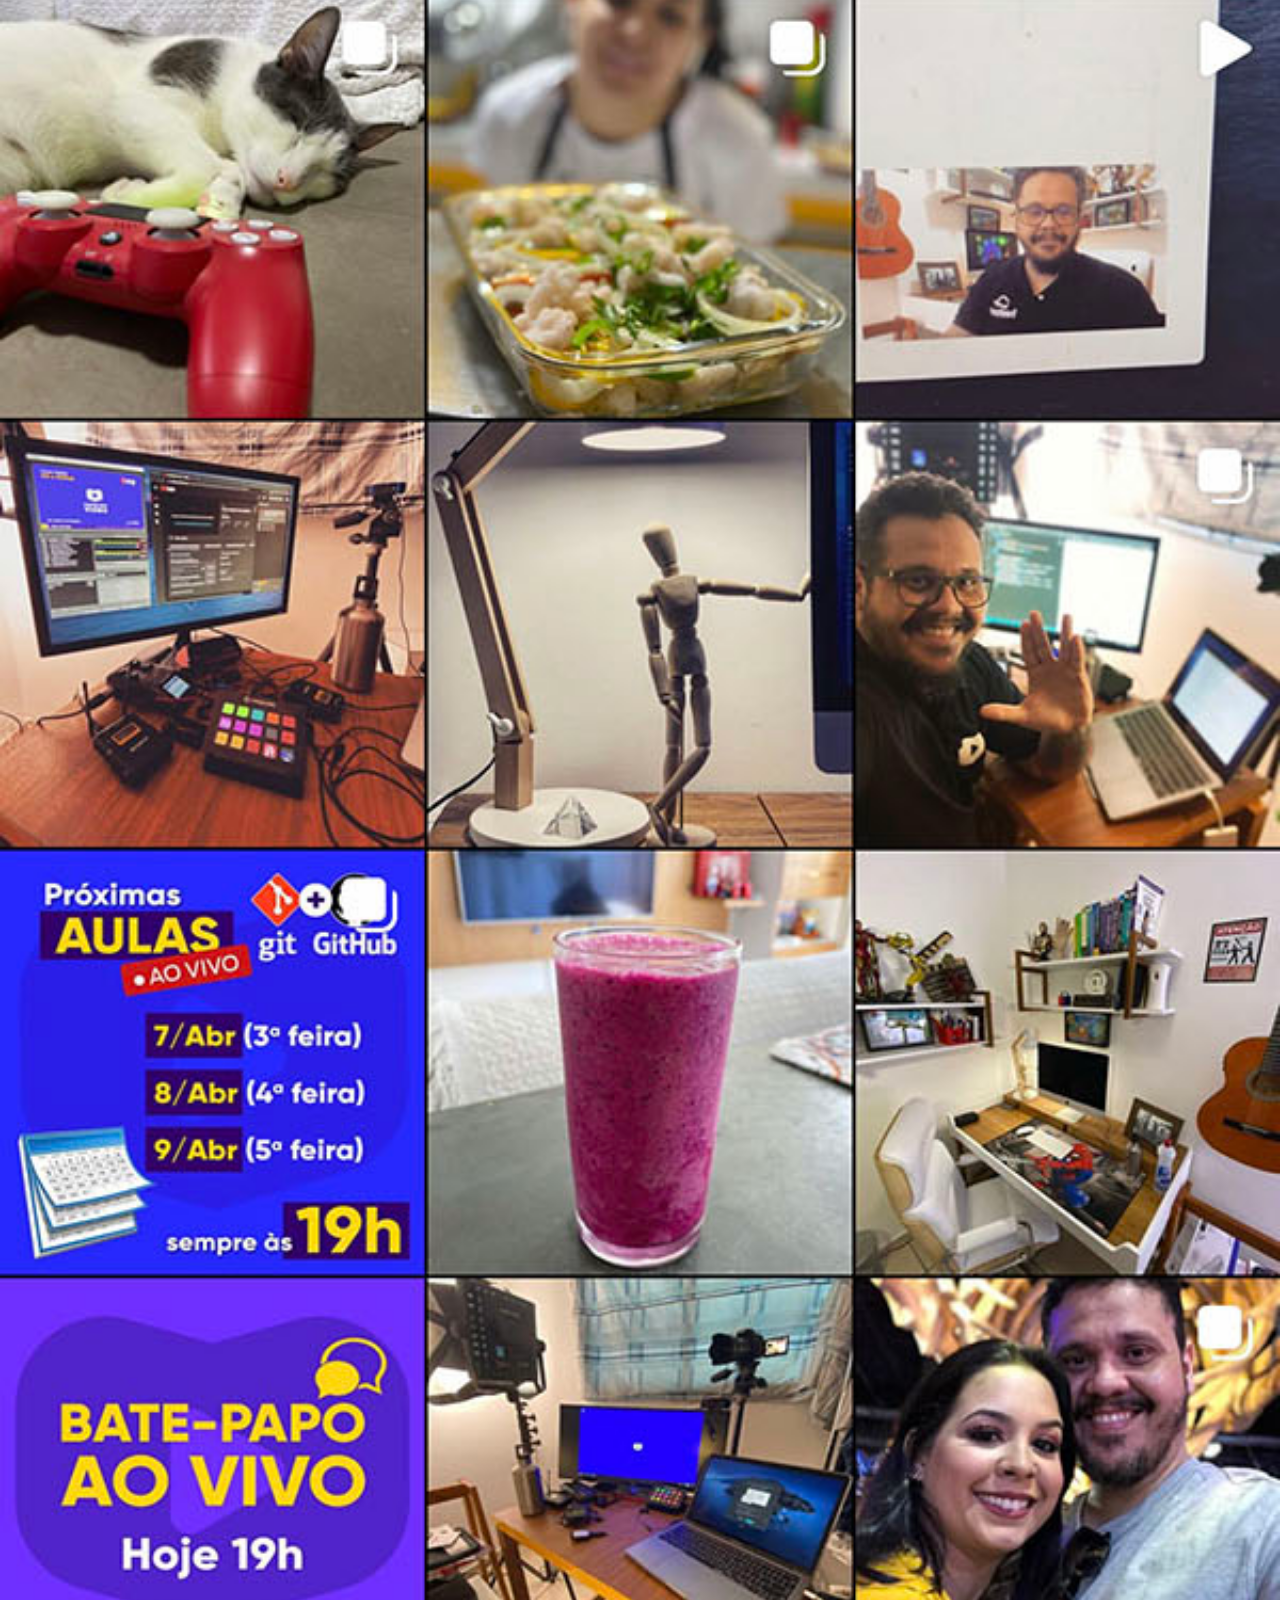
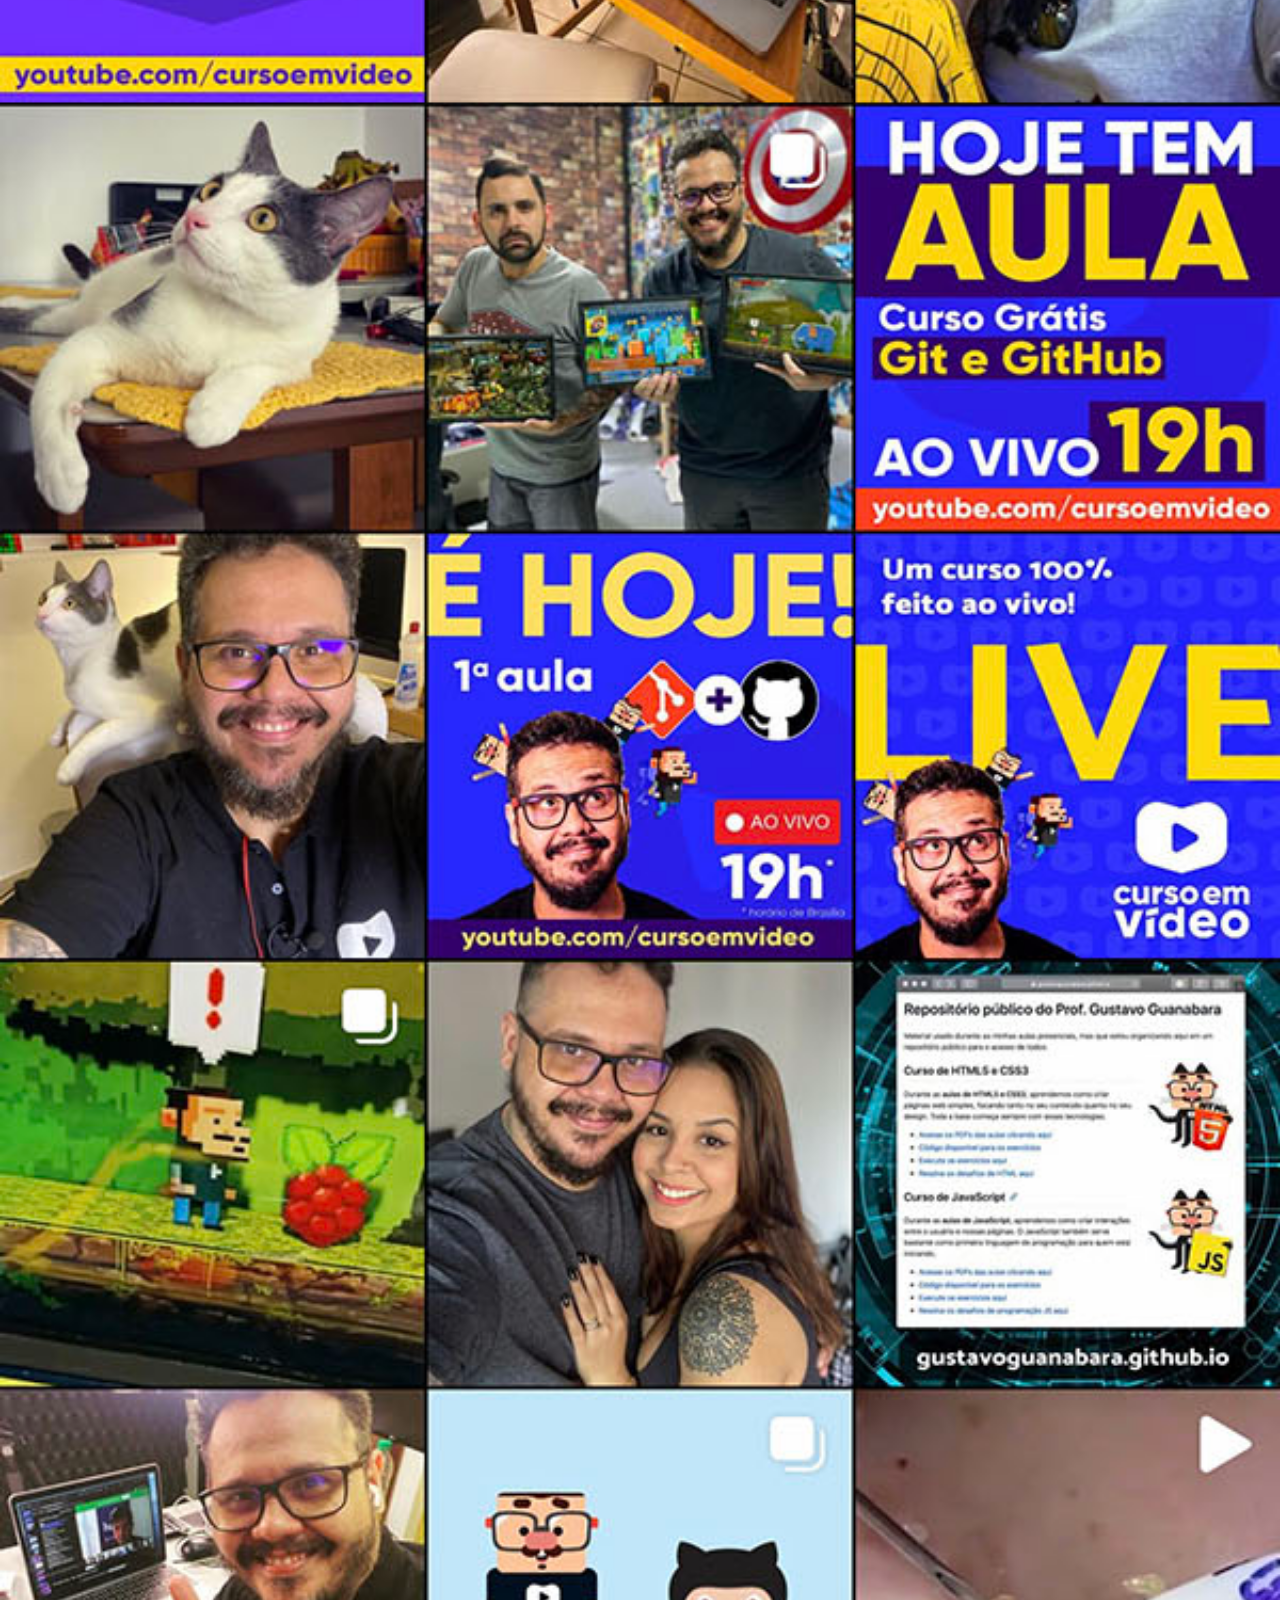
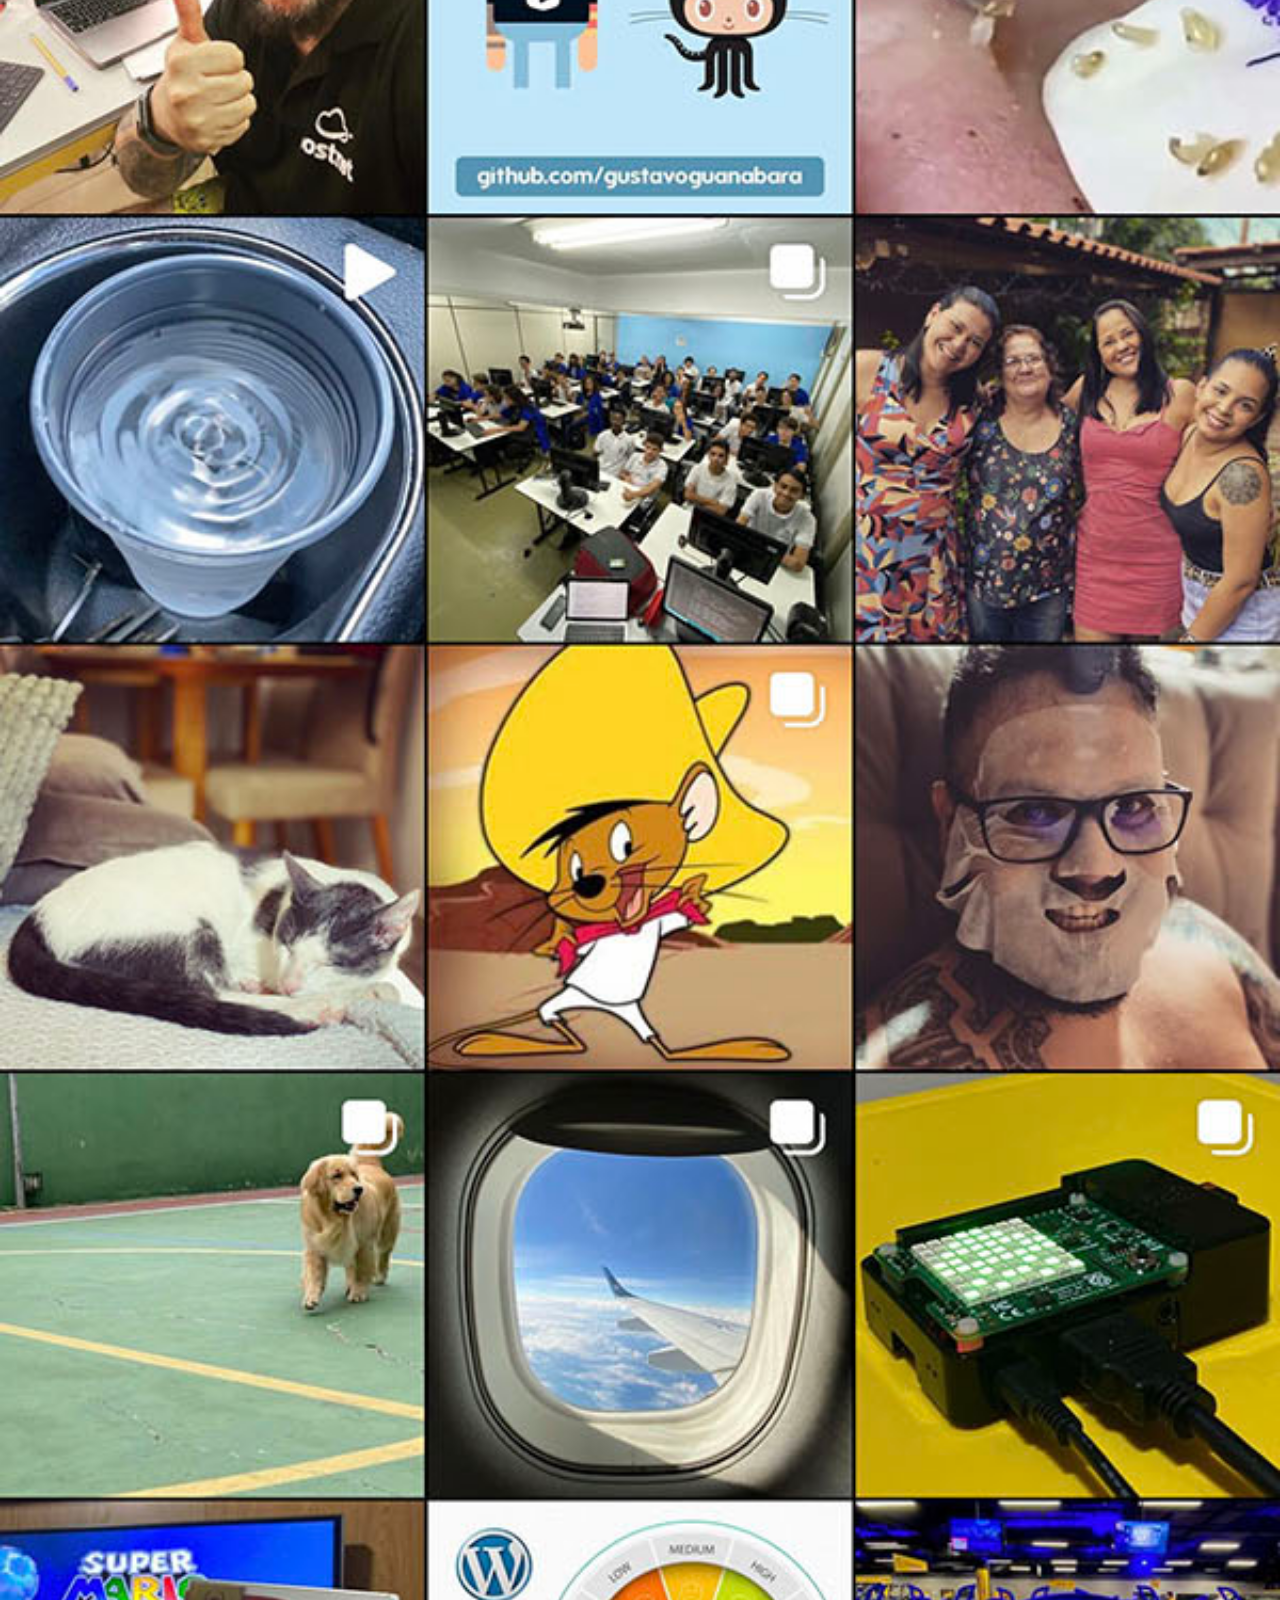
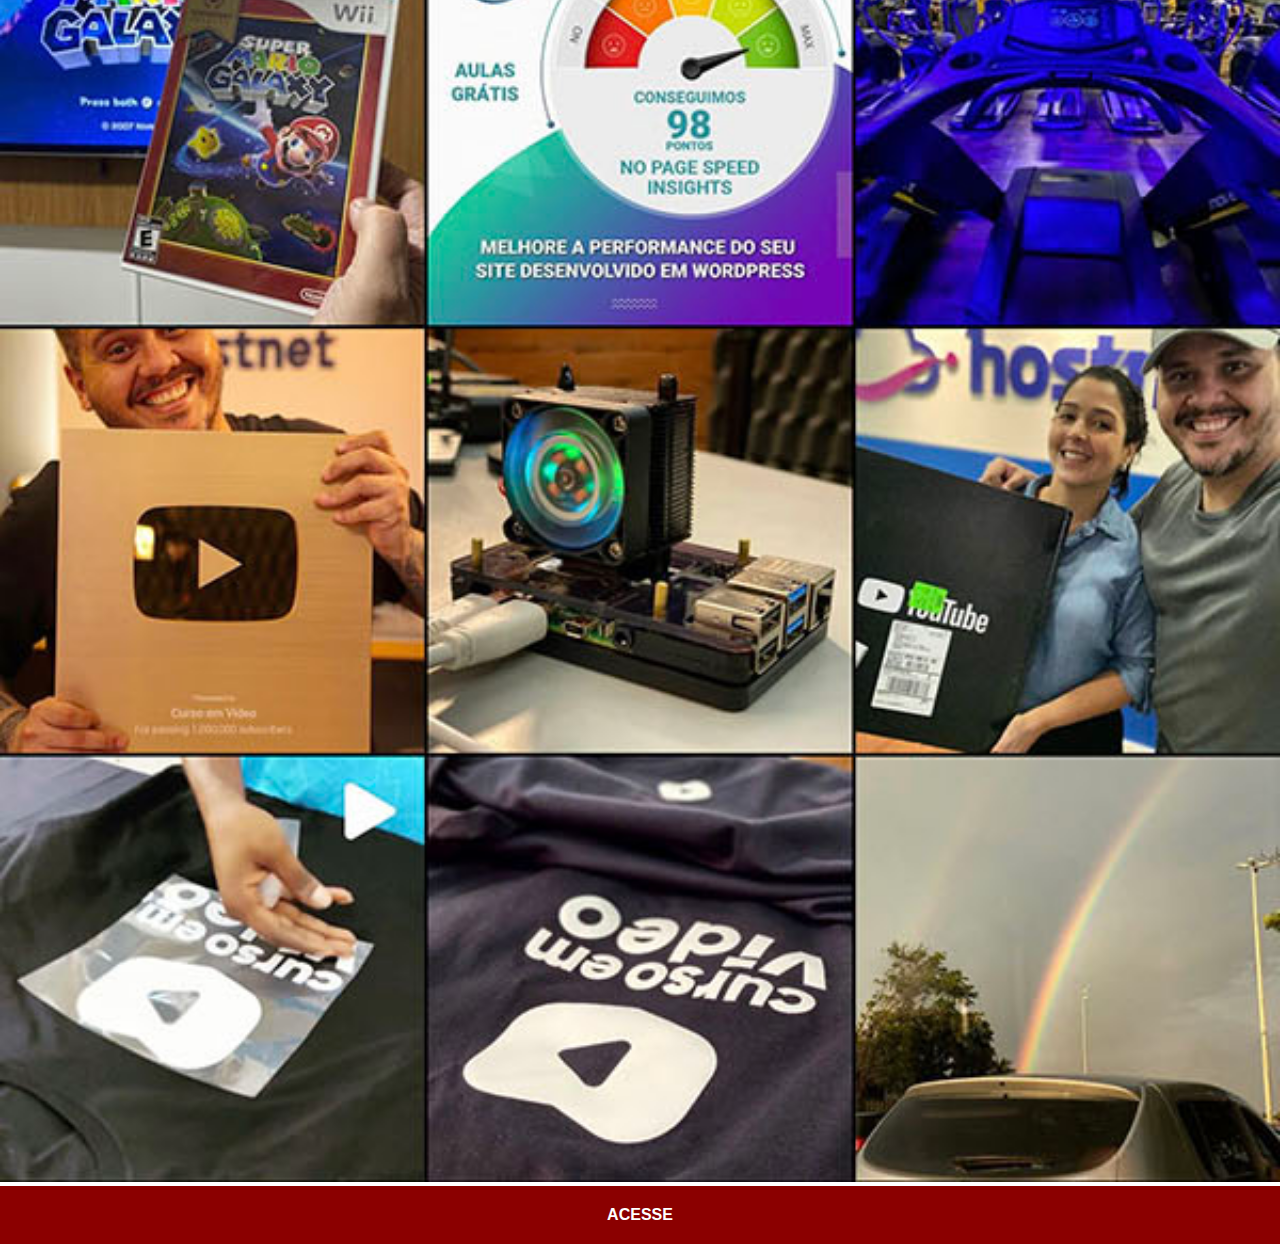
<file: instagram.html>
<!DOCTYPE html>
<html lang="pt-br">
<head>
    <meta charset="UTF-8">
    <meta http-equiv="X-UA-Compatible" content="IE=edge">
    <meta name="viewport" content="width=device-width, initial-scale=1.0">
    <title>YouTube</title>
    <link rel="stylesheet" href="estilos/social.css">
</head>
<body>
    <img src="imagens/tela-instagram.jpg" alt="Instagram">
    <a href="https://instagram.com/gustavoguanabara" target="_blank">ACESSE</a>
</body>
</html>
</file>
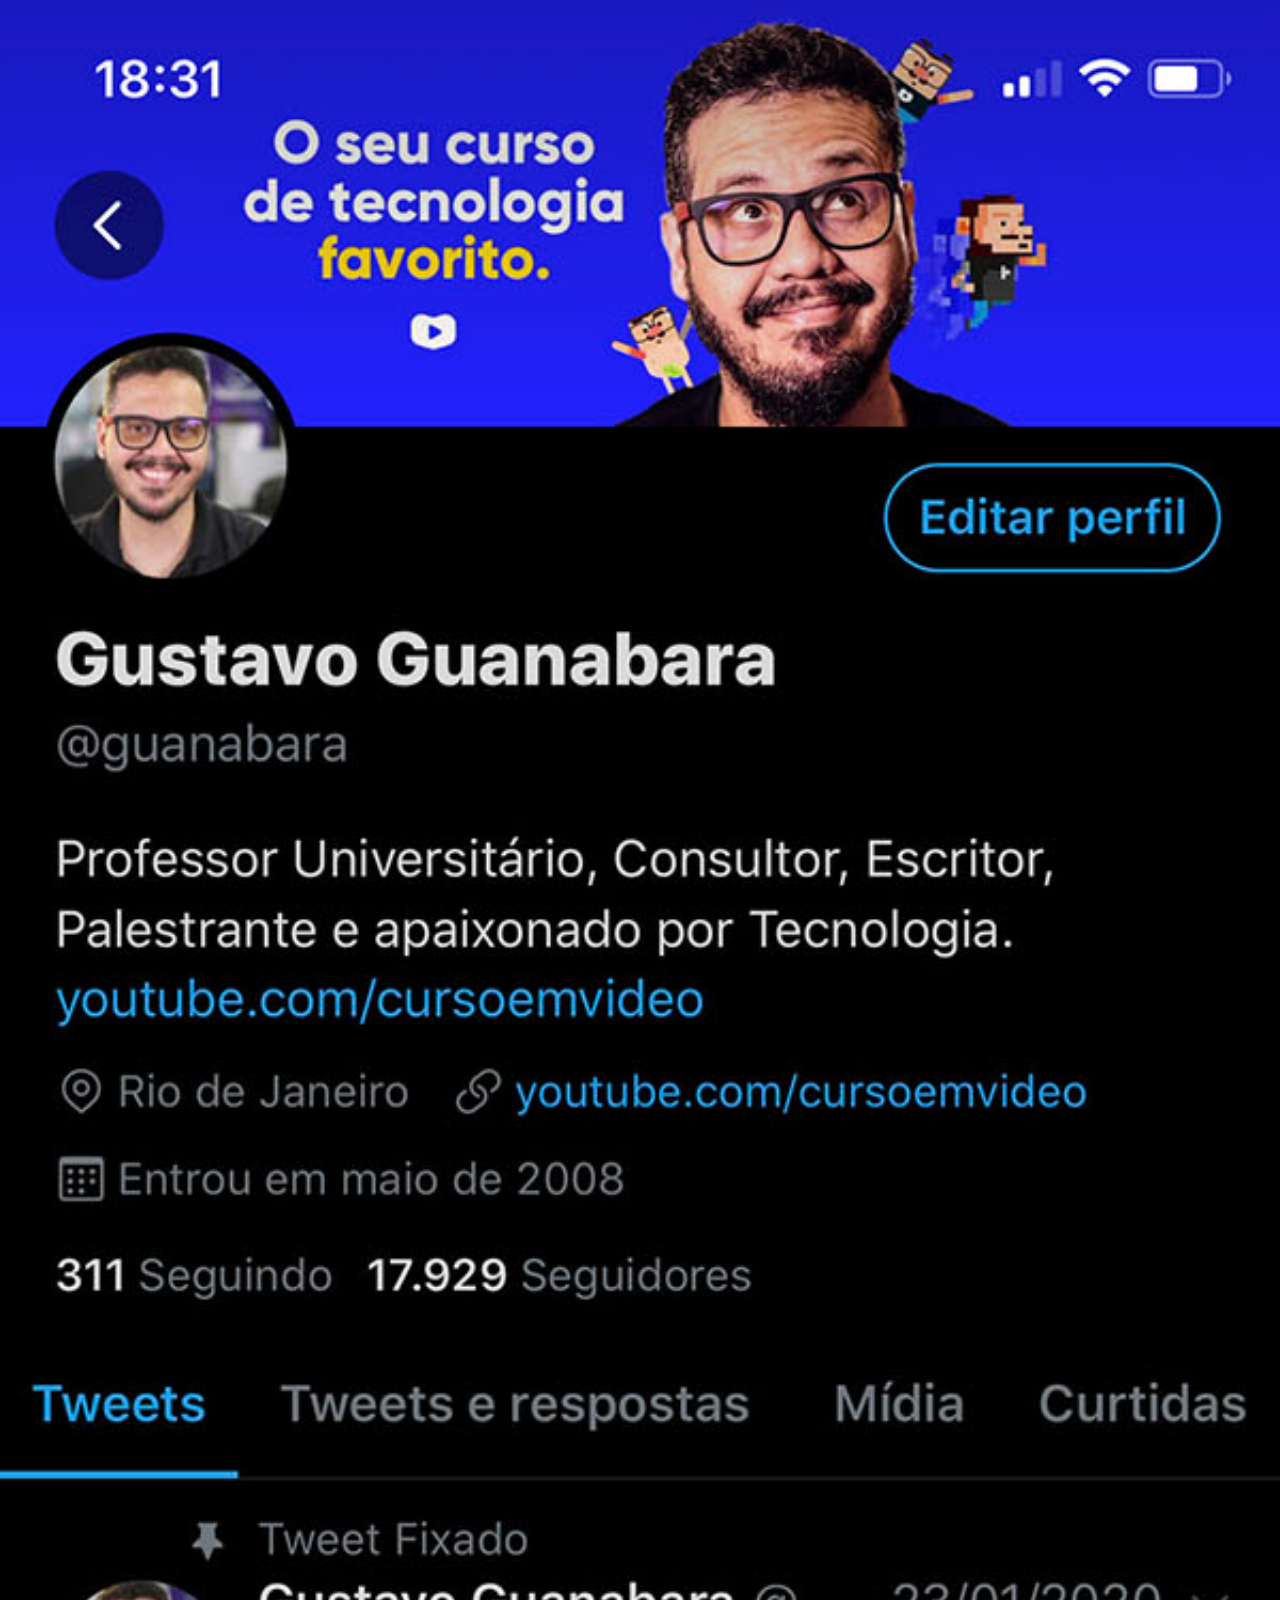
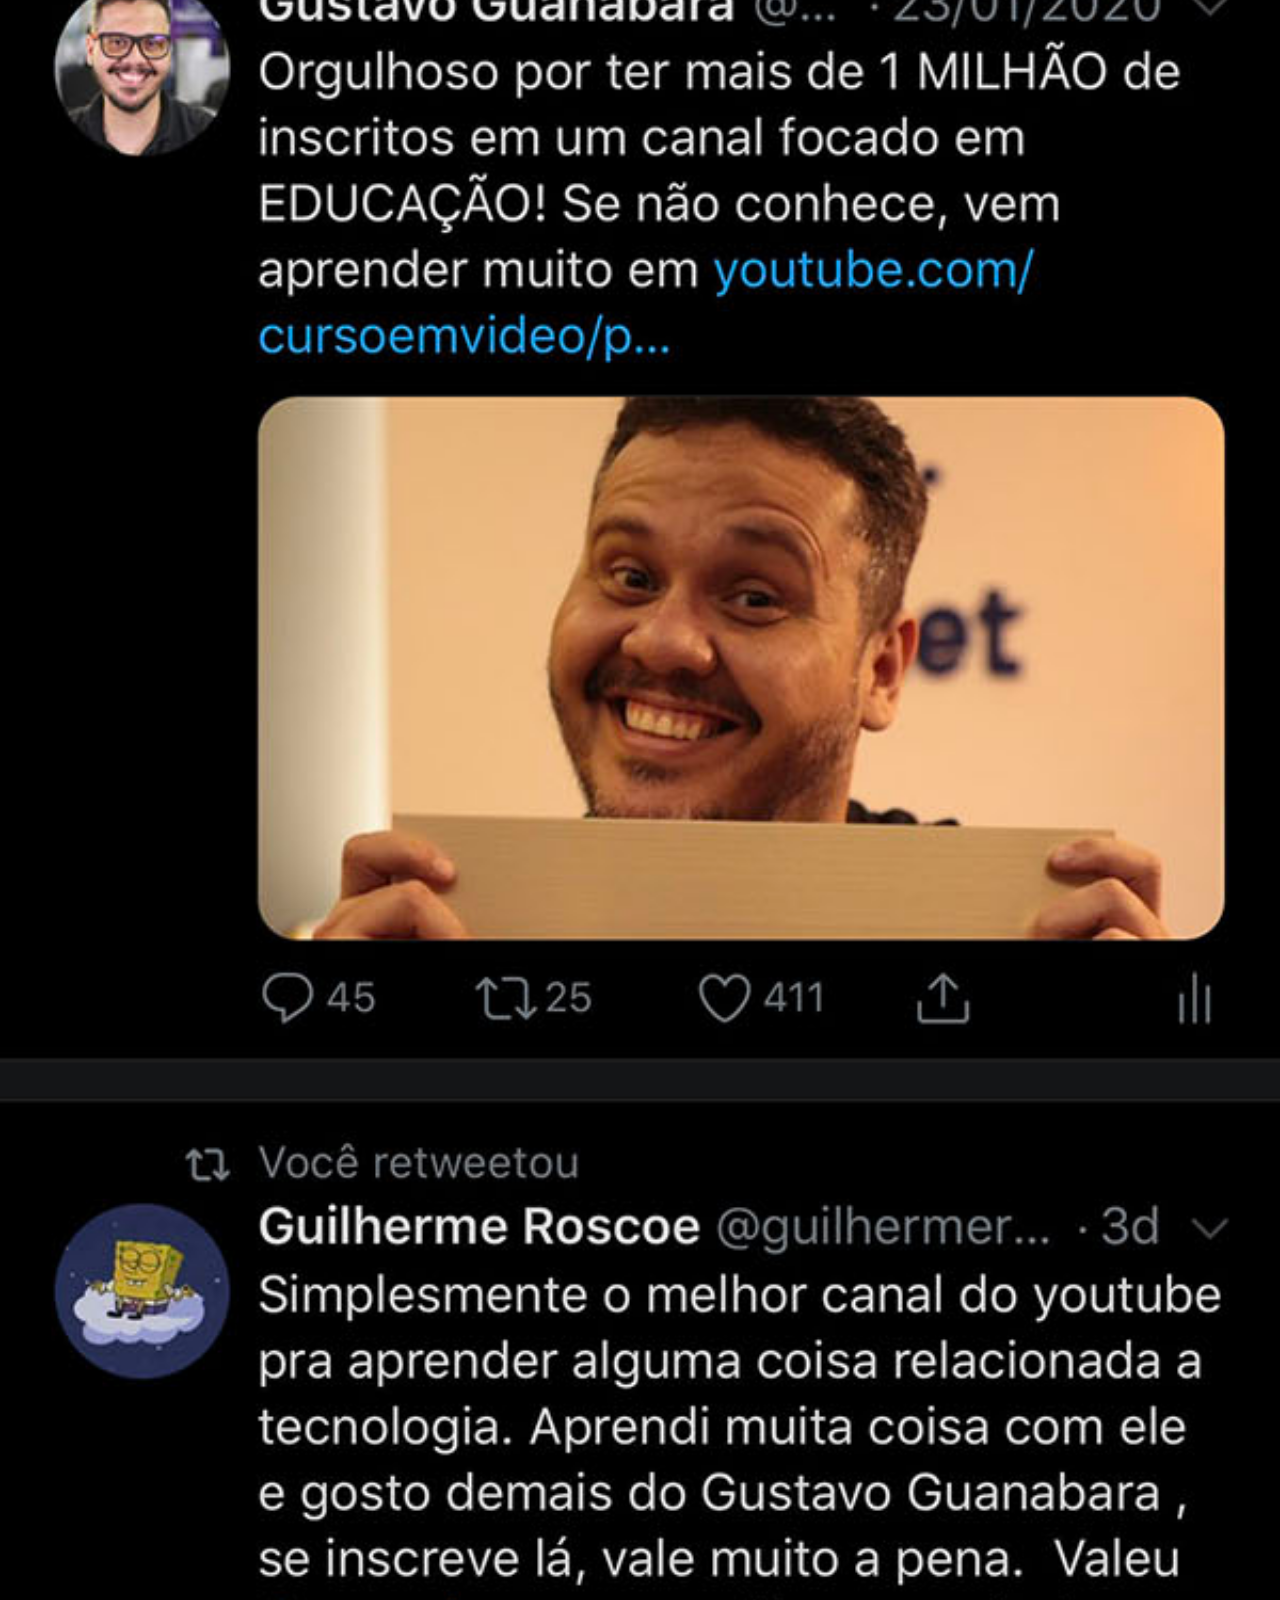
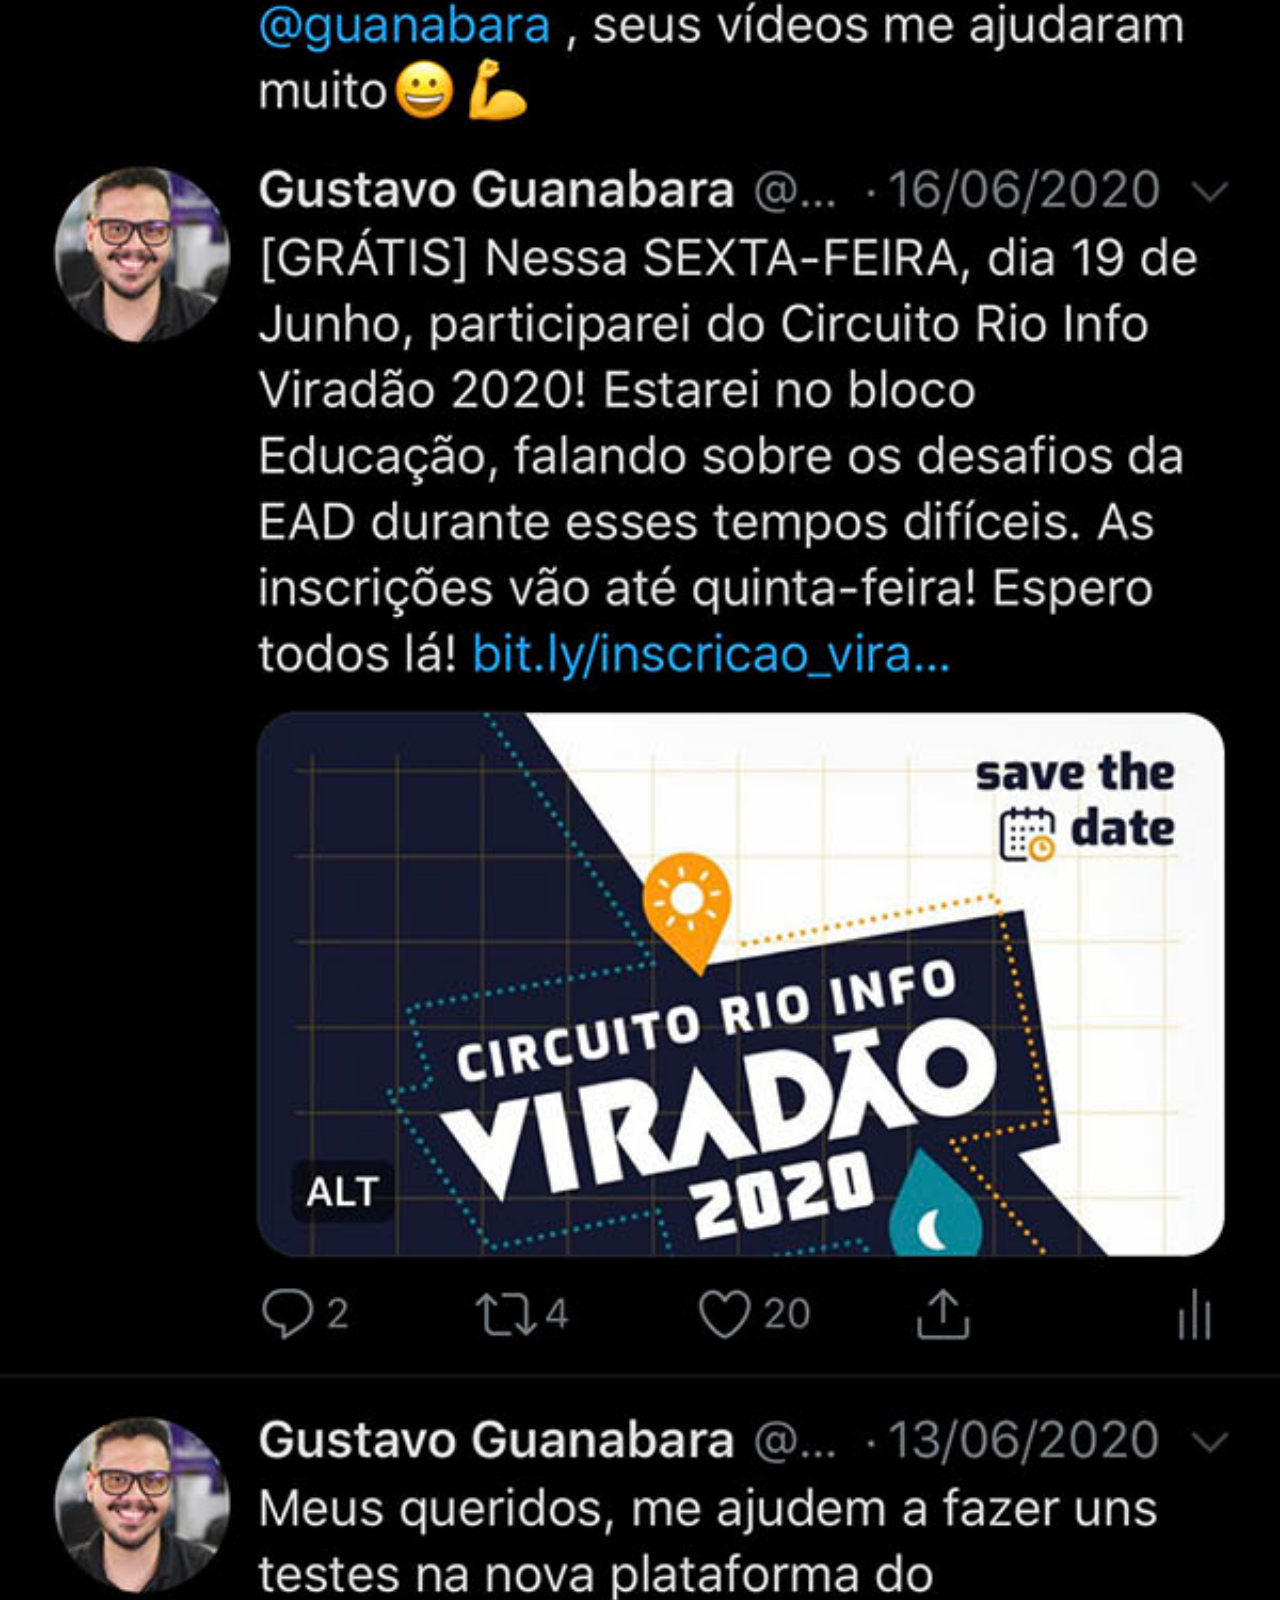
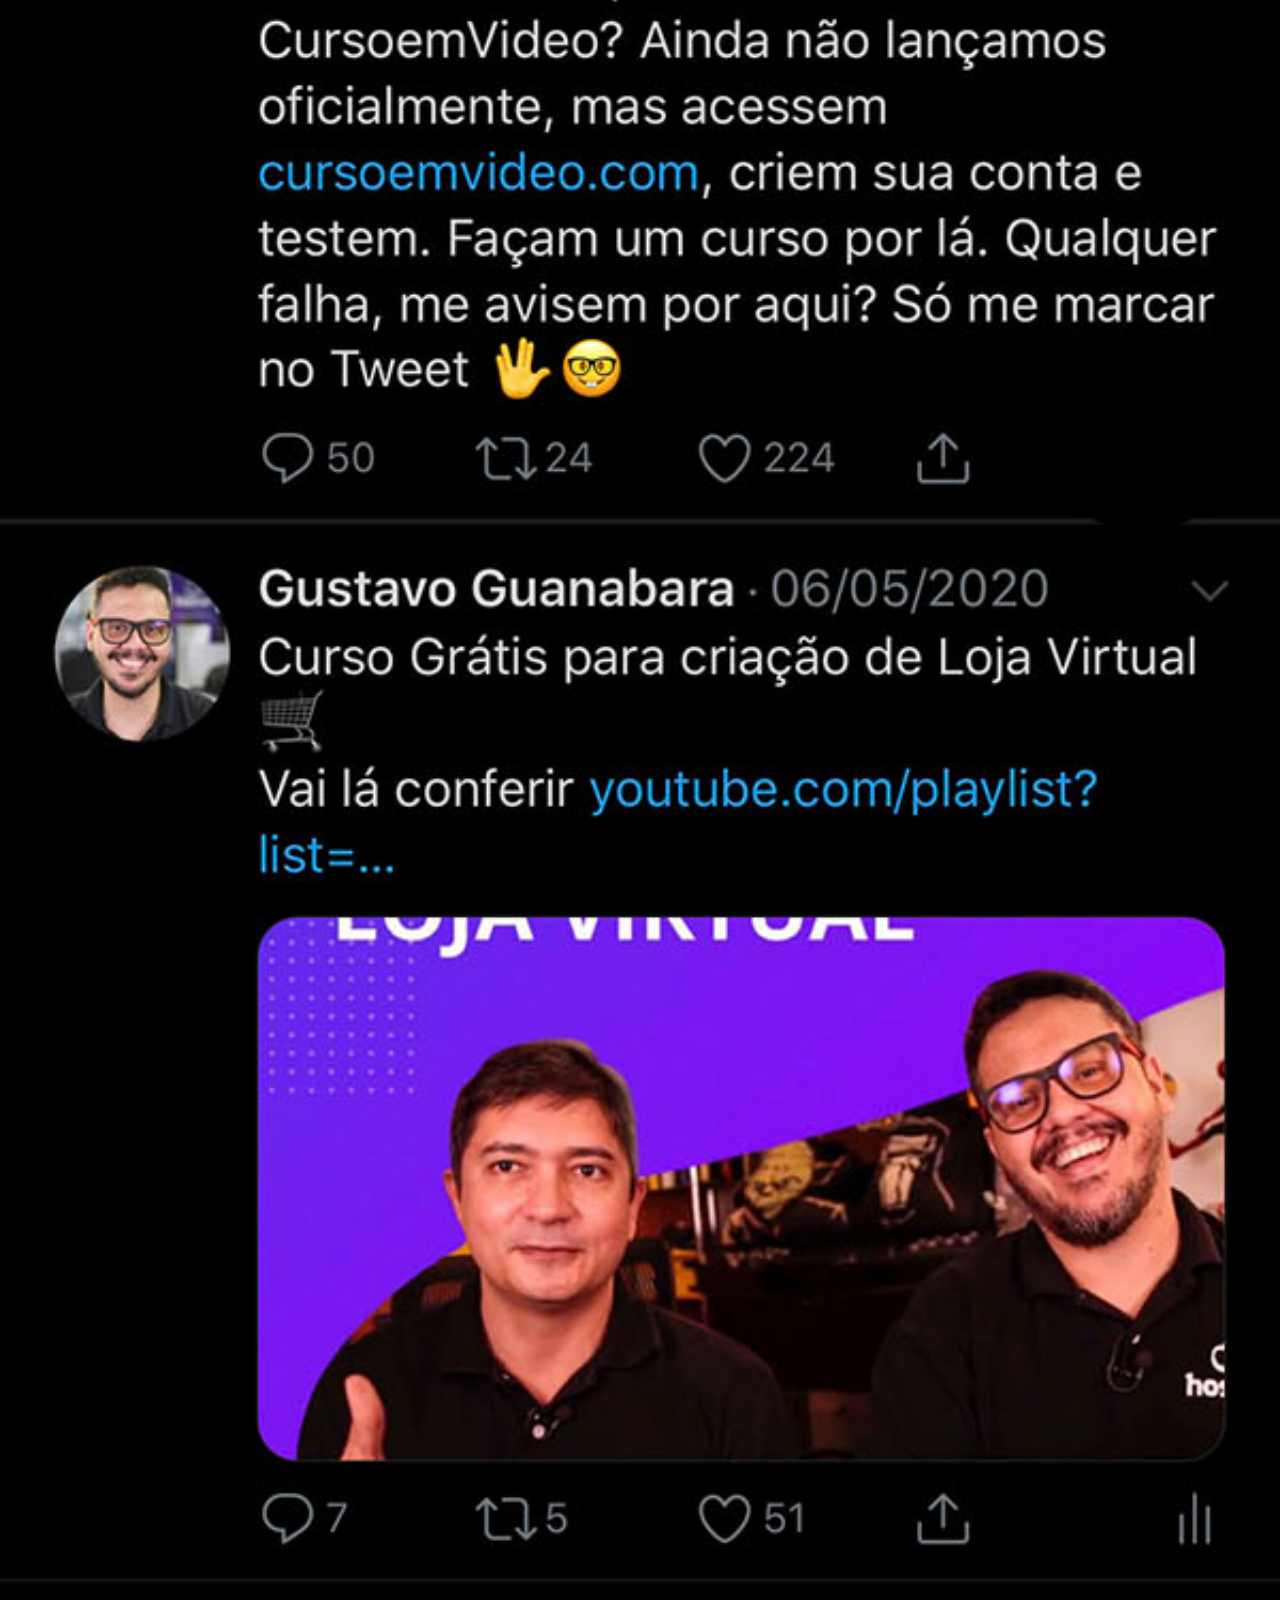
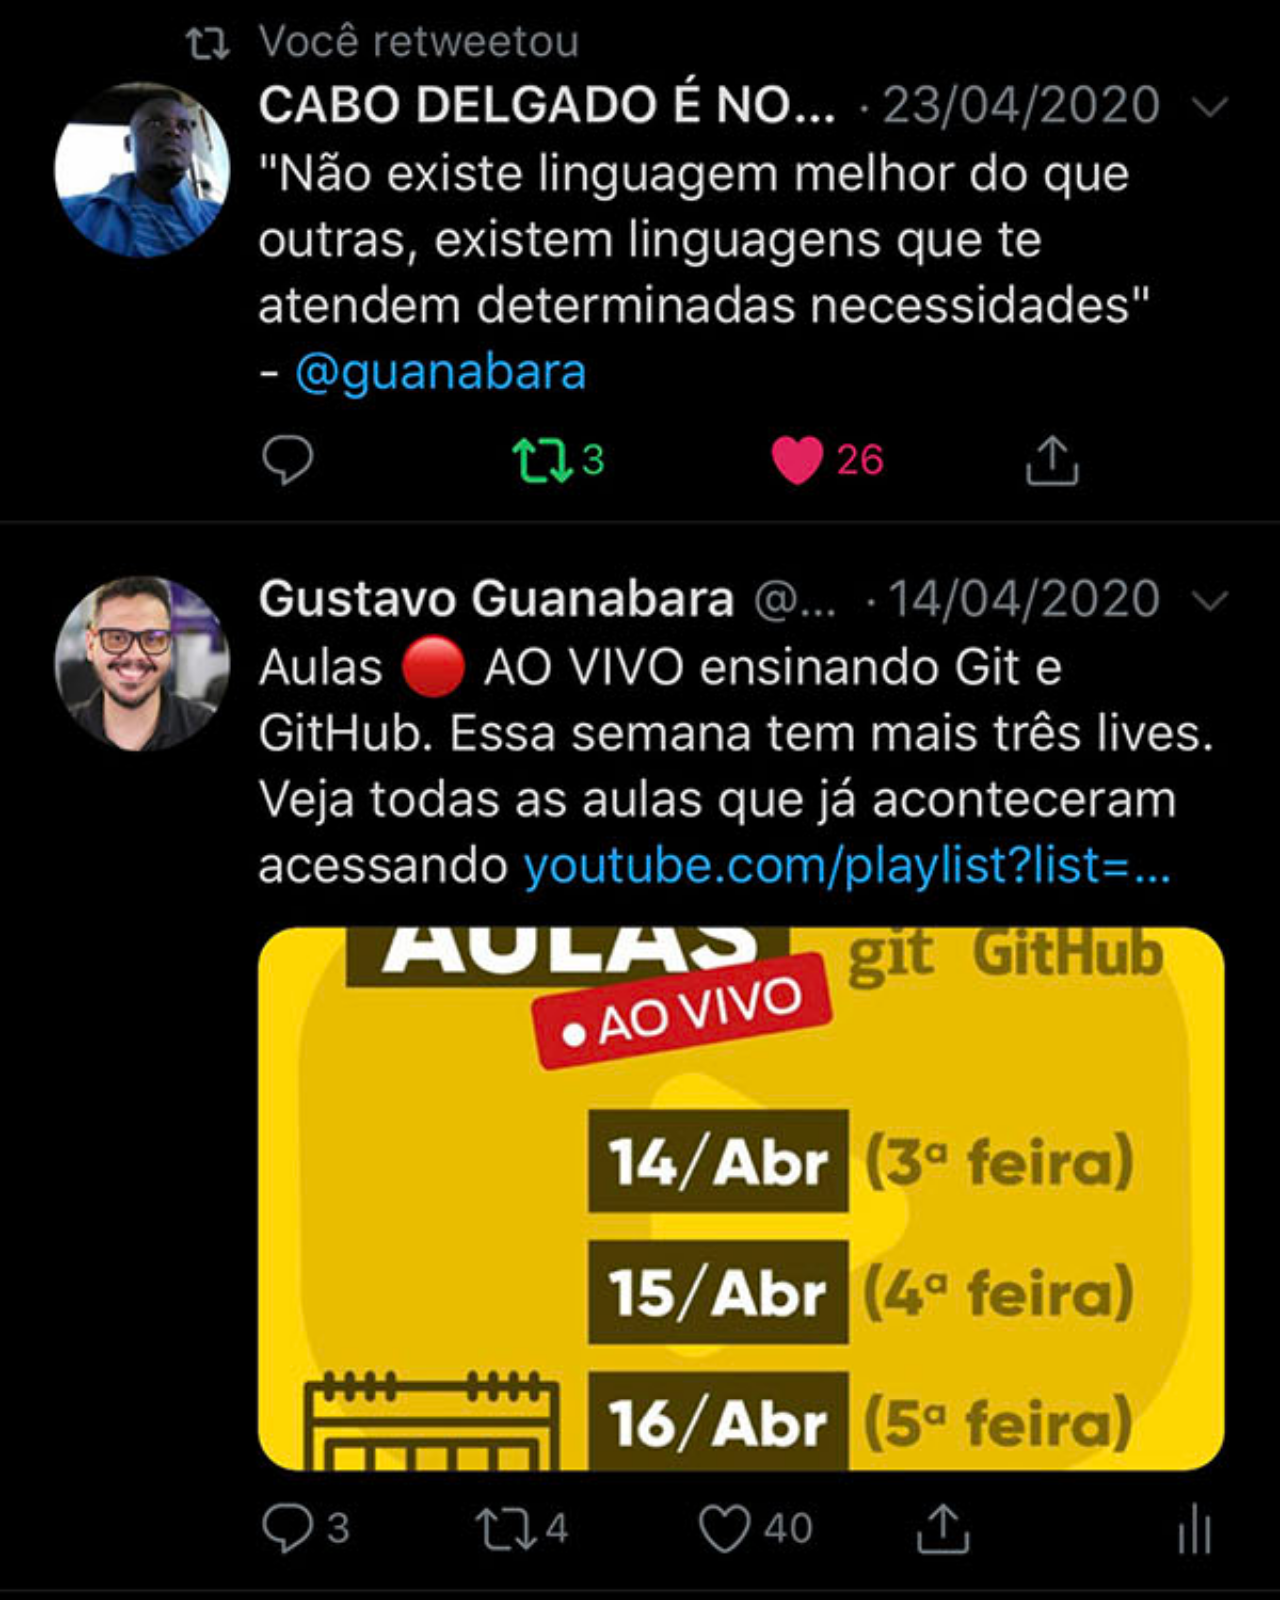
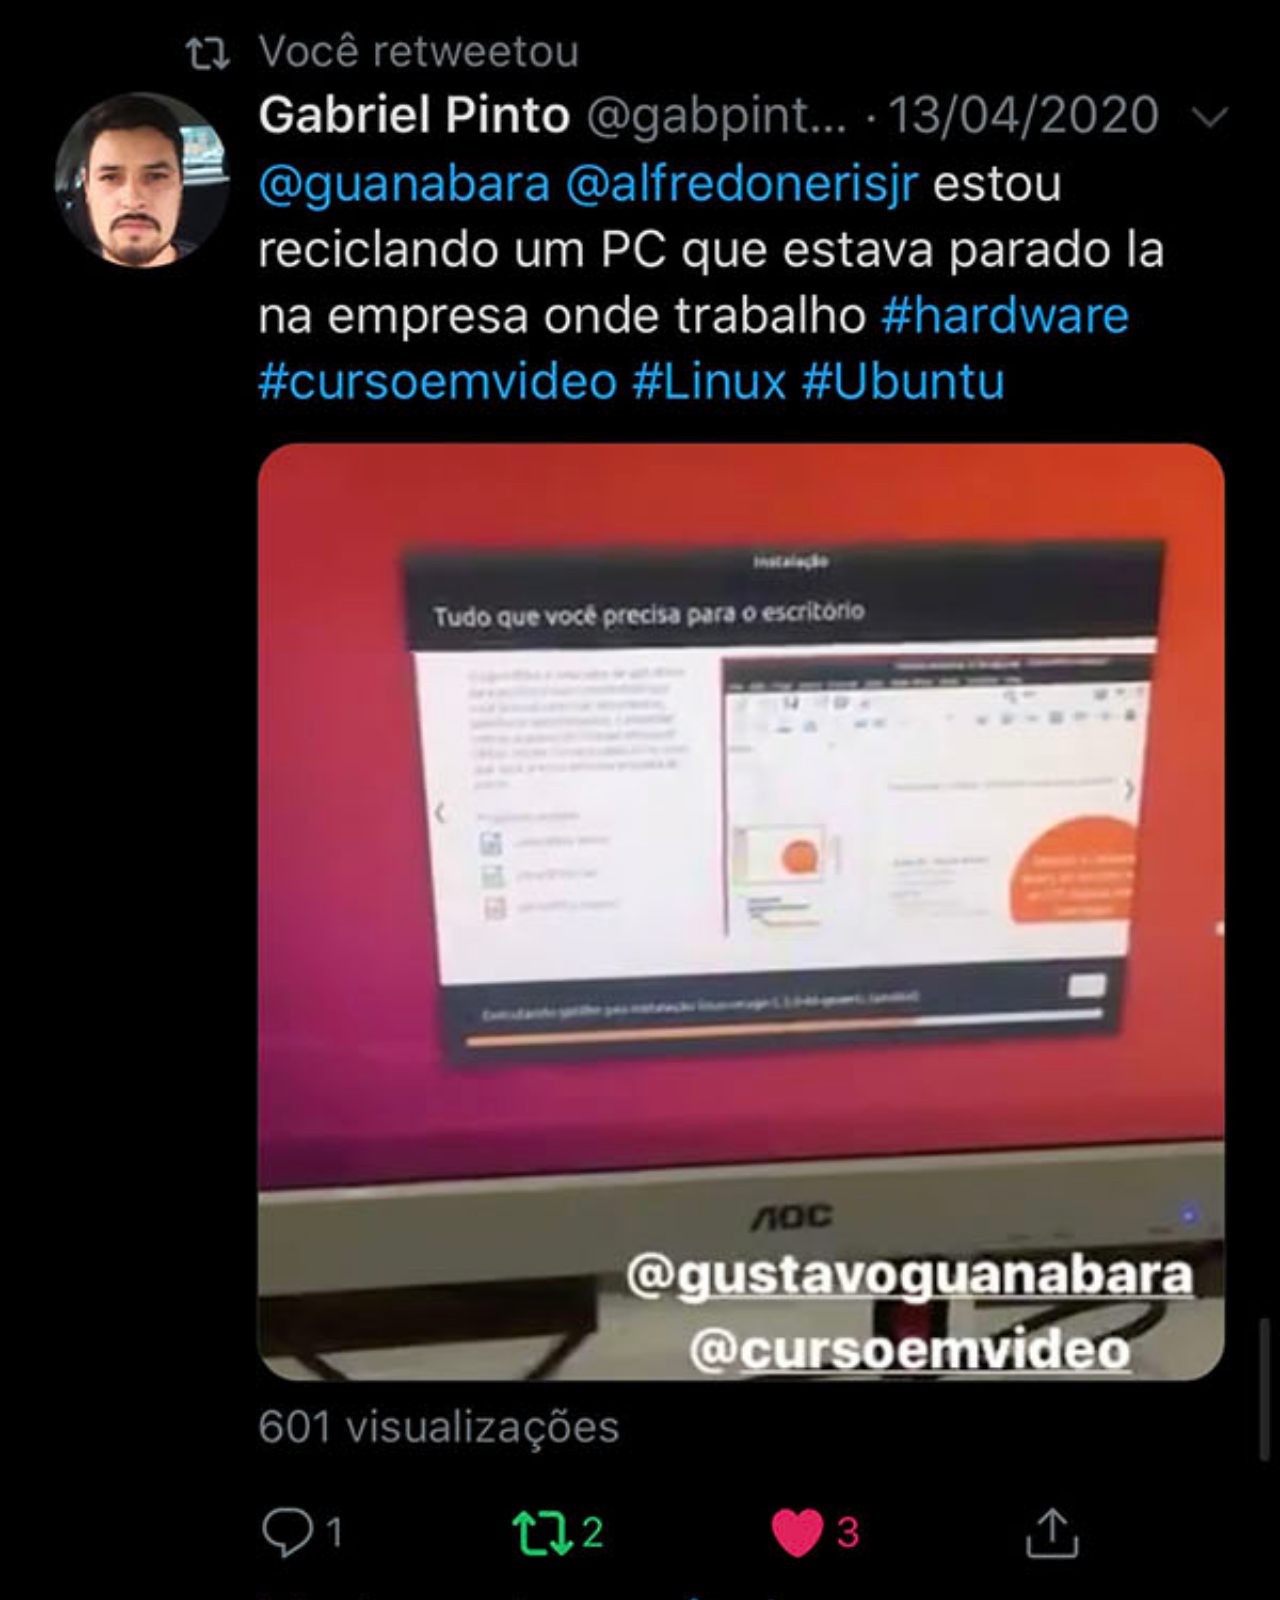
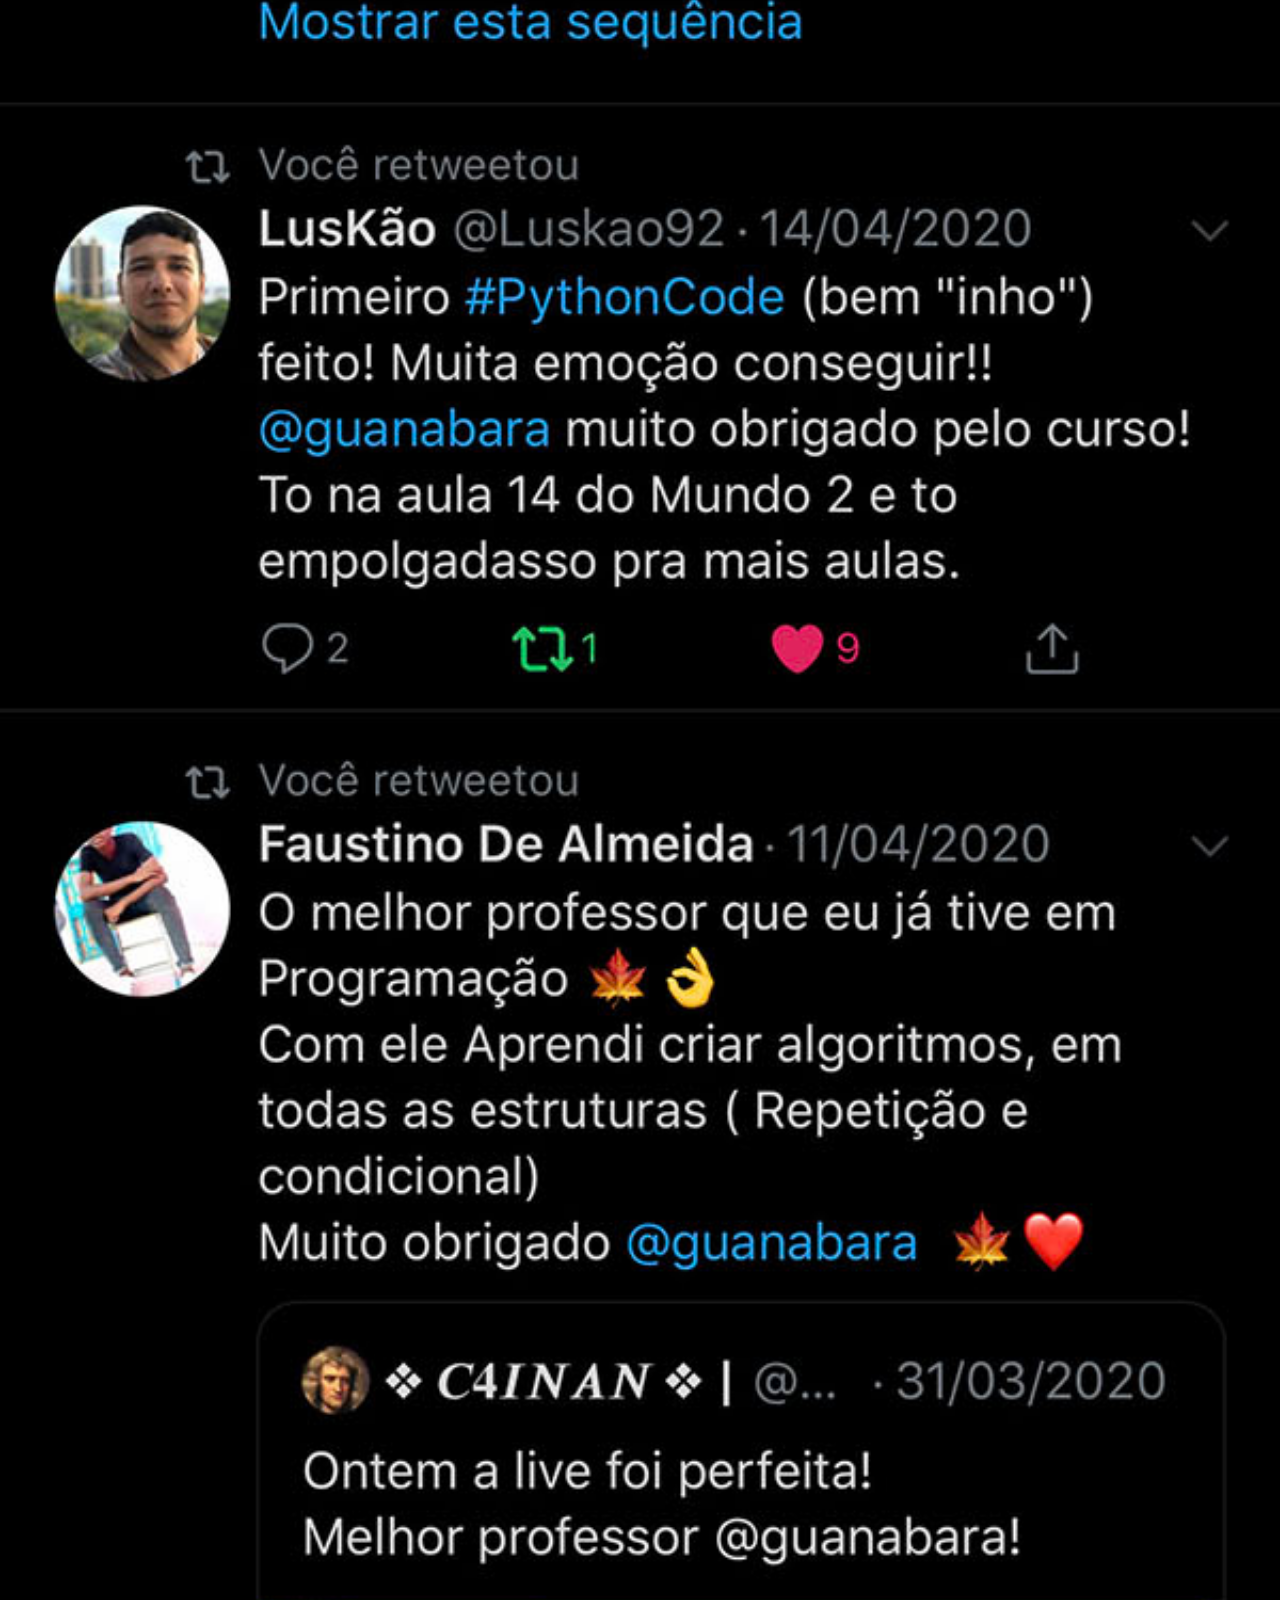
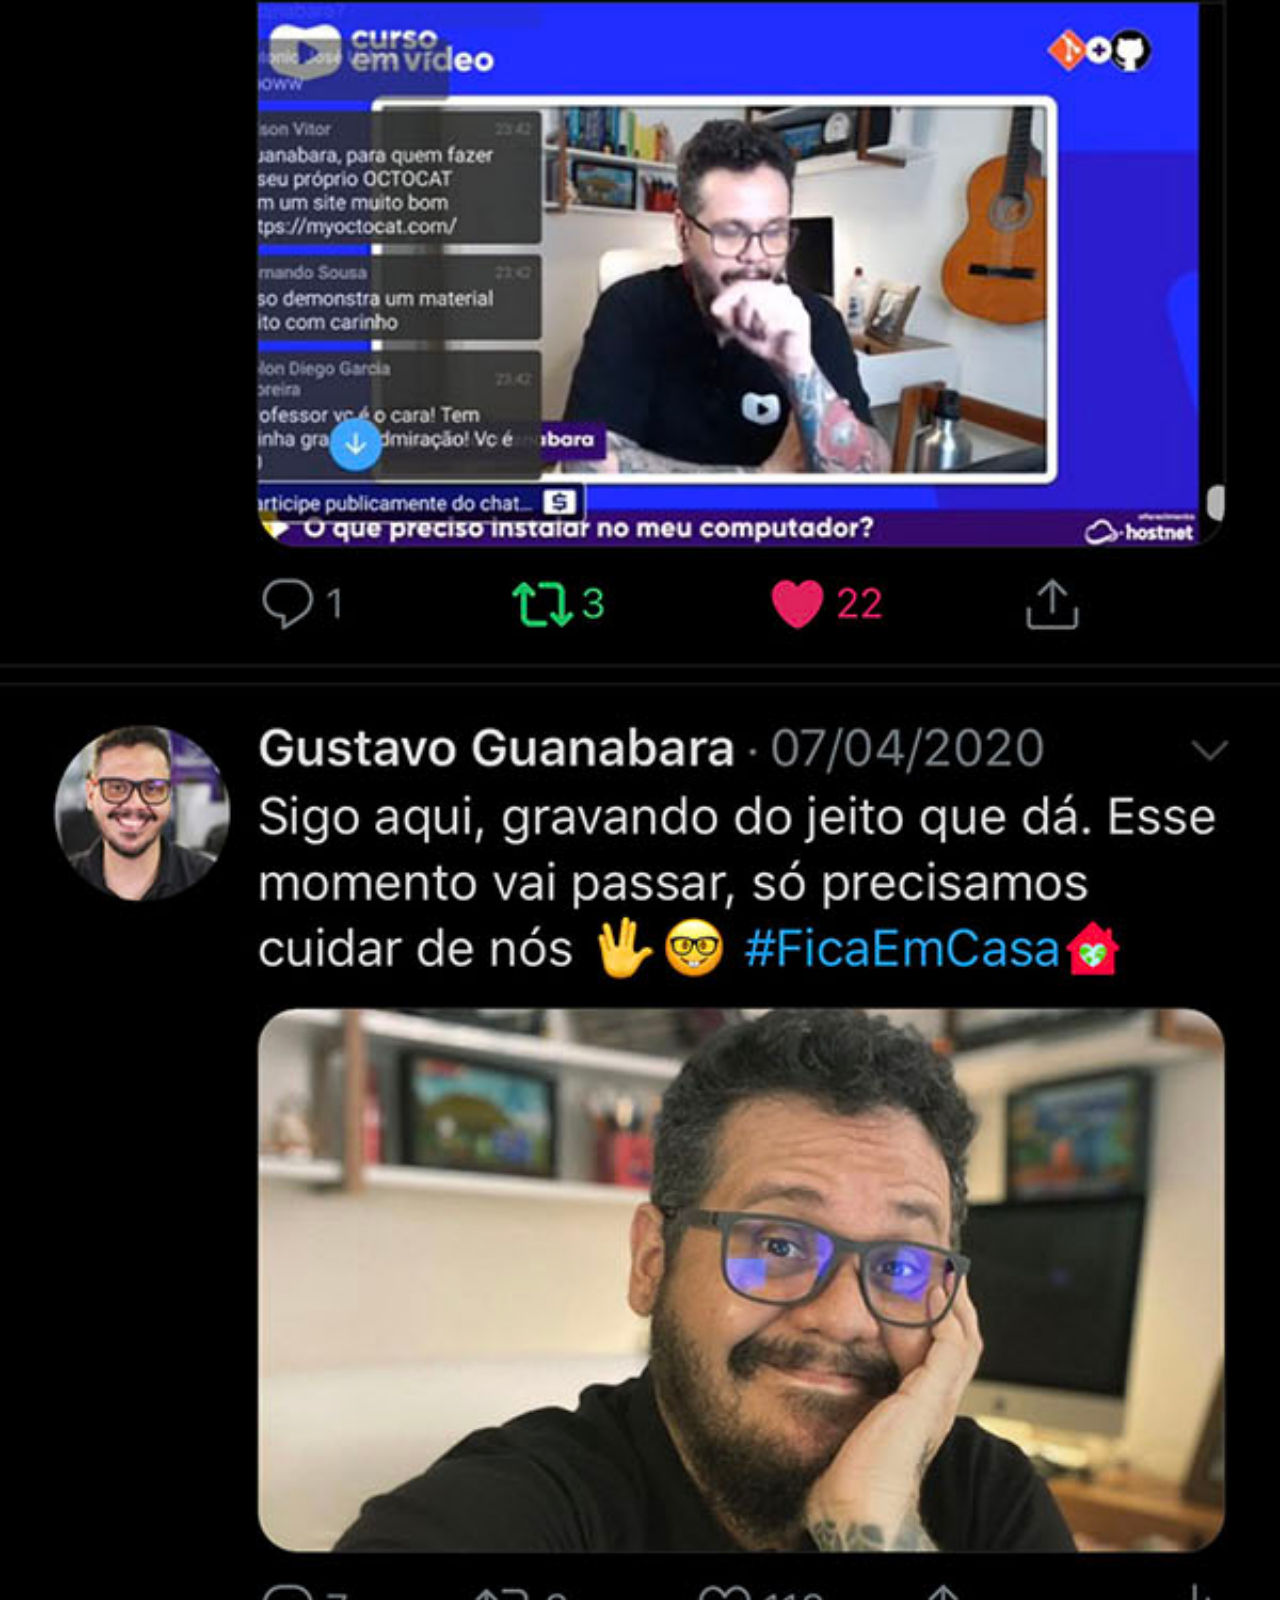
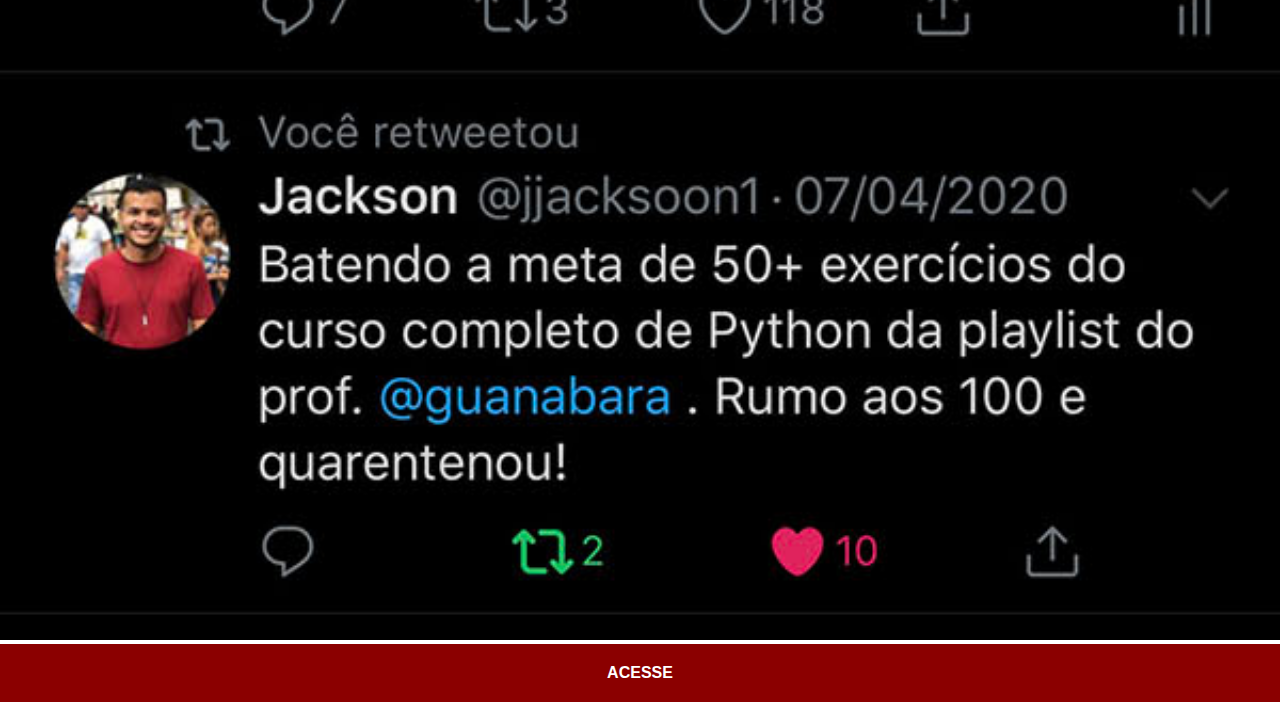
<file: twitter.html>
<!DOCTYPE html>
<html lang="pt-br">
<head>
    <meta charset="UTF-8">
    <meta http-equiv="X-UA-Compatible" content="IE=edge">
    <meta name="viewport" content="width=device-width, initial-scale=1.0">
    <title>YouTube</title>
    <link rel="stylesheet" href="estilos/social.css">
</head>
<body>
    <img src="imagens/tela-twitter.jpg" alt="Twitter">
    <a href="https://twitter.com/guanabara" target="_blank">ACESSE</a>
</body>
</html>
</file>
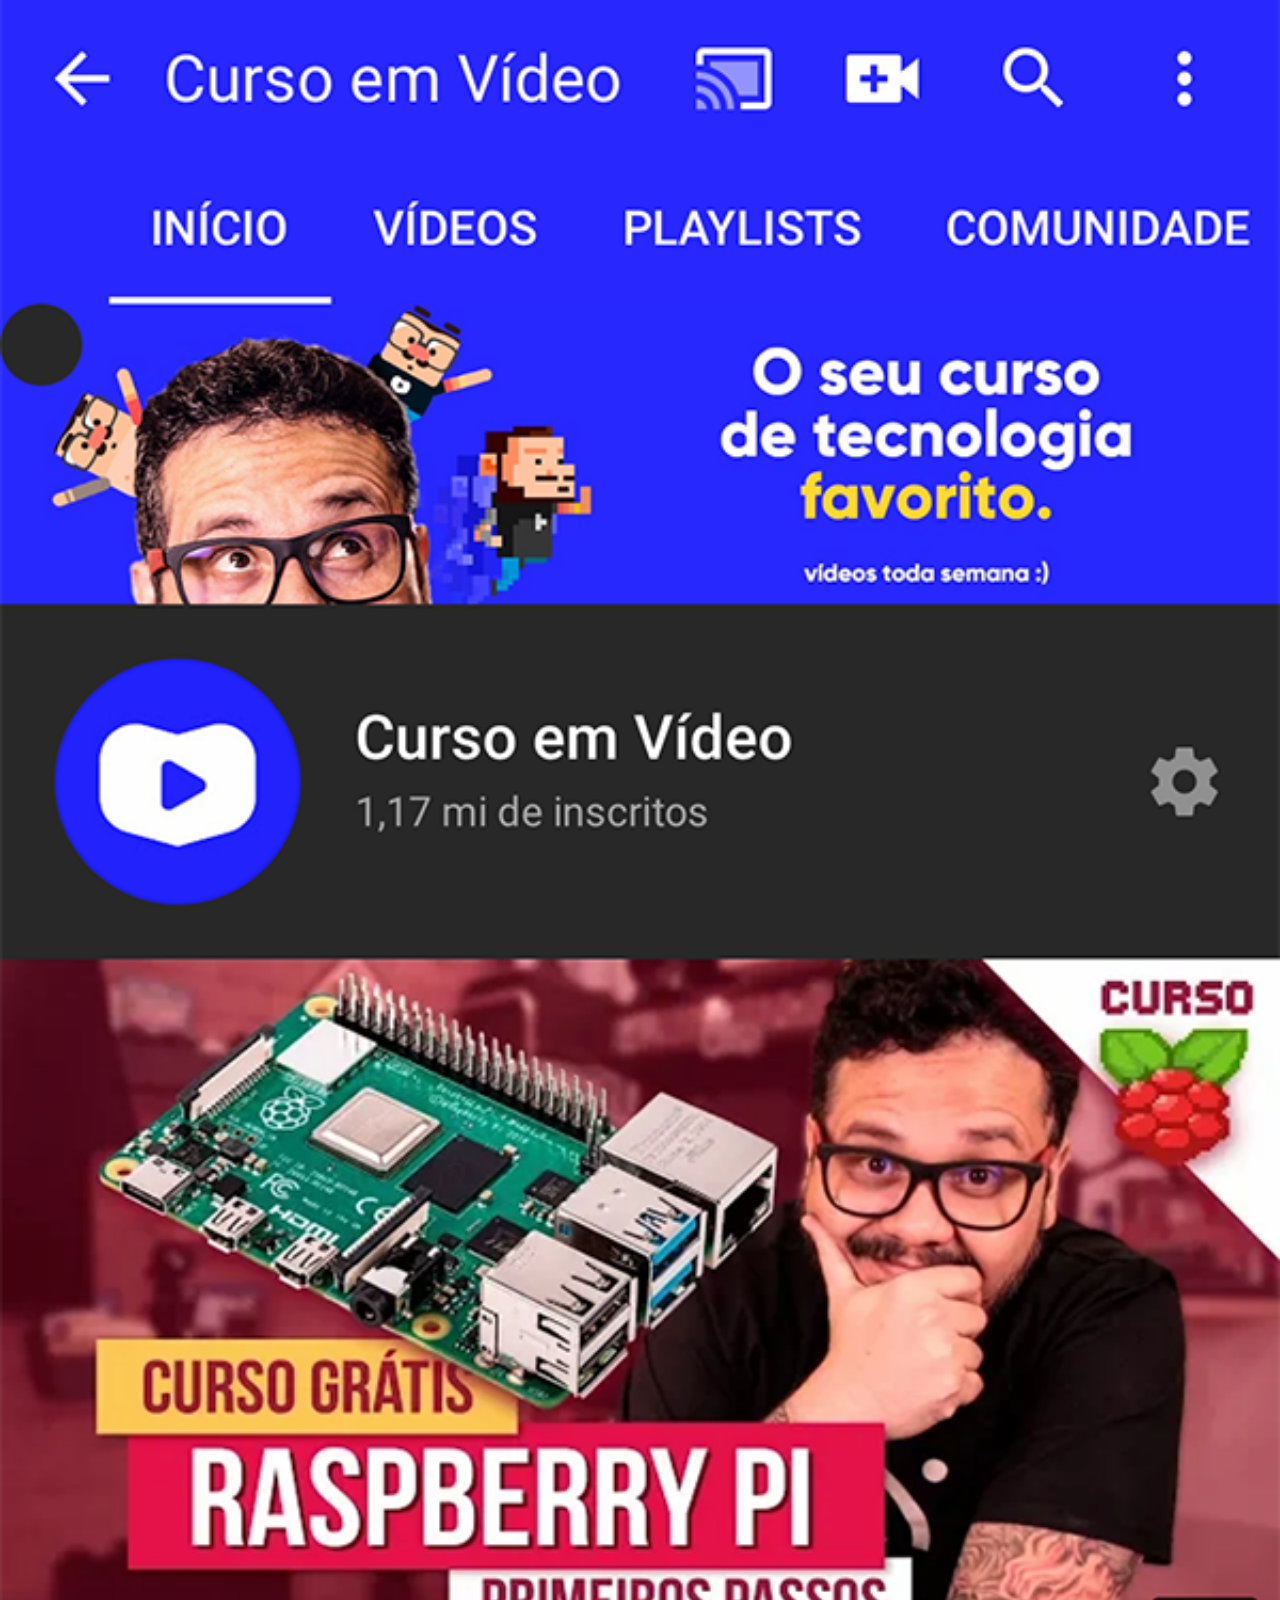
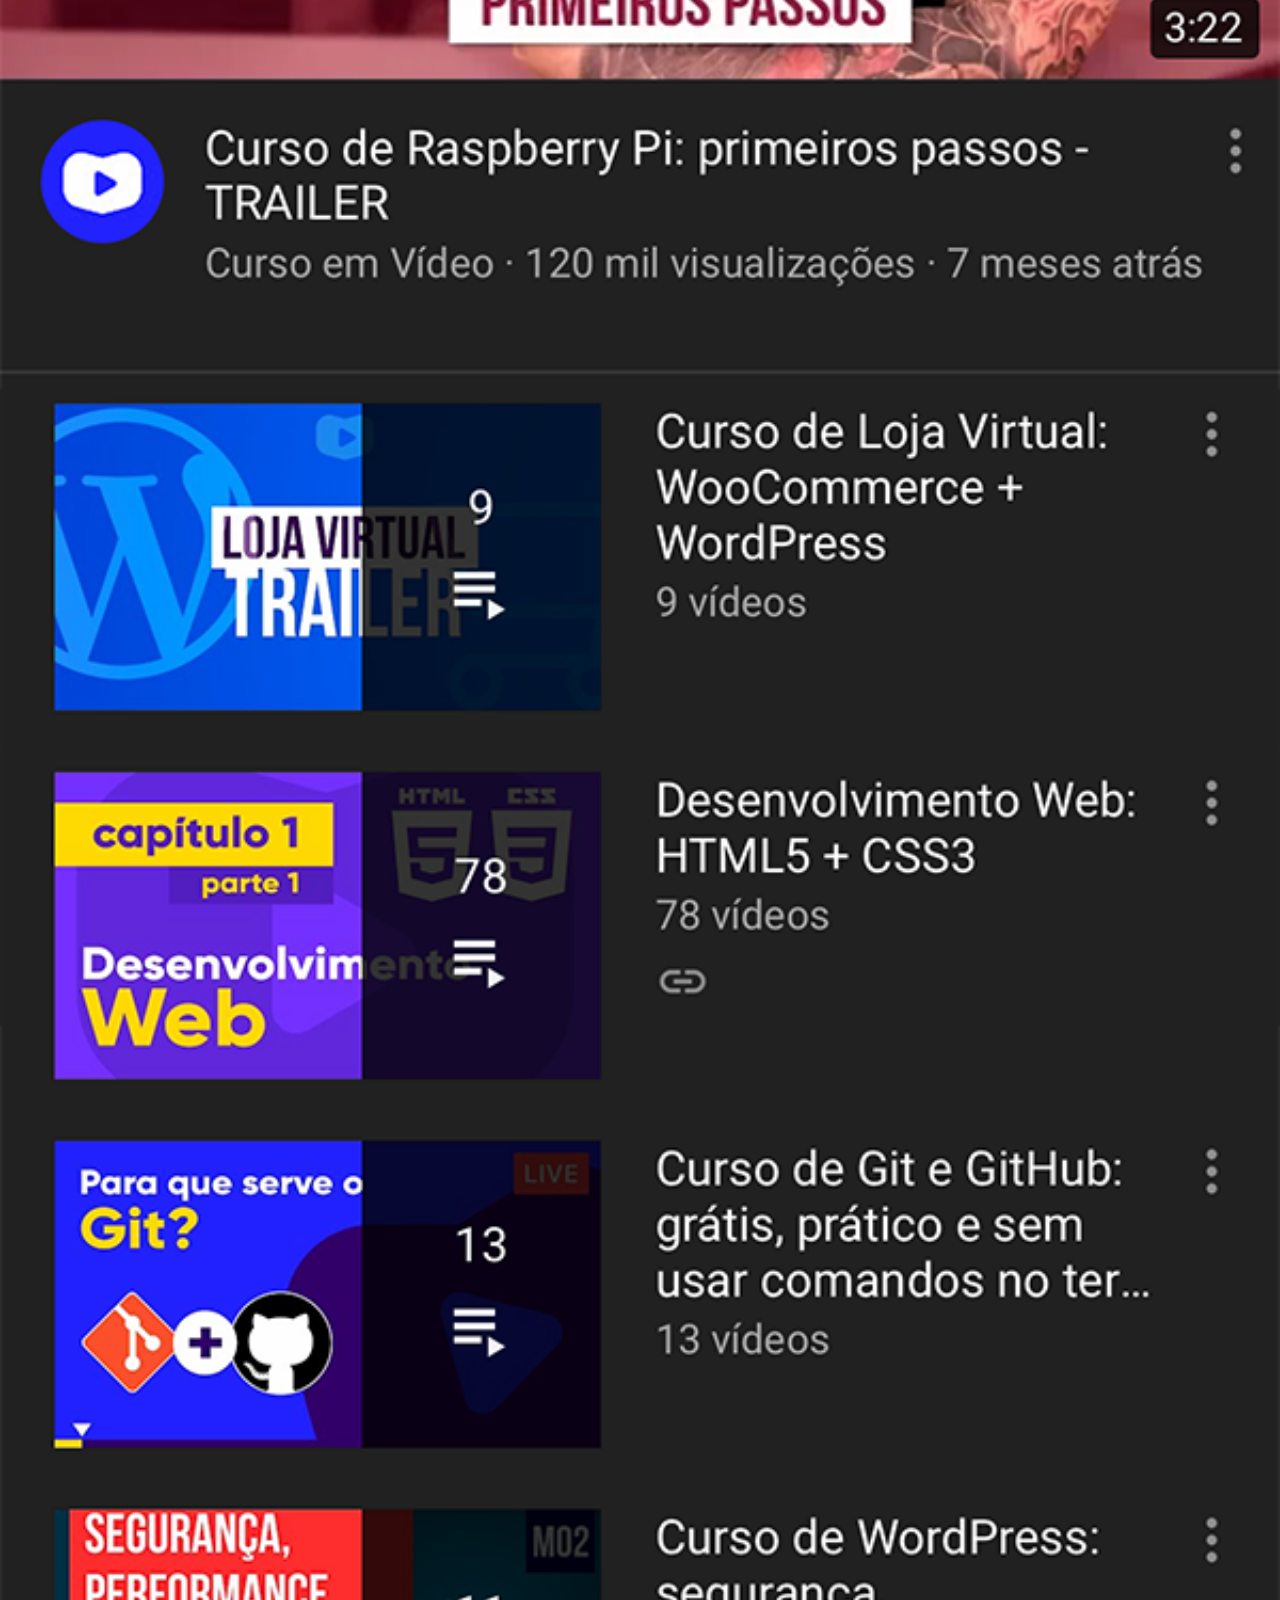
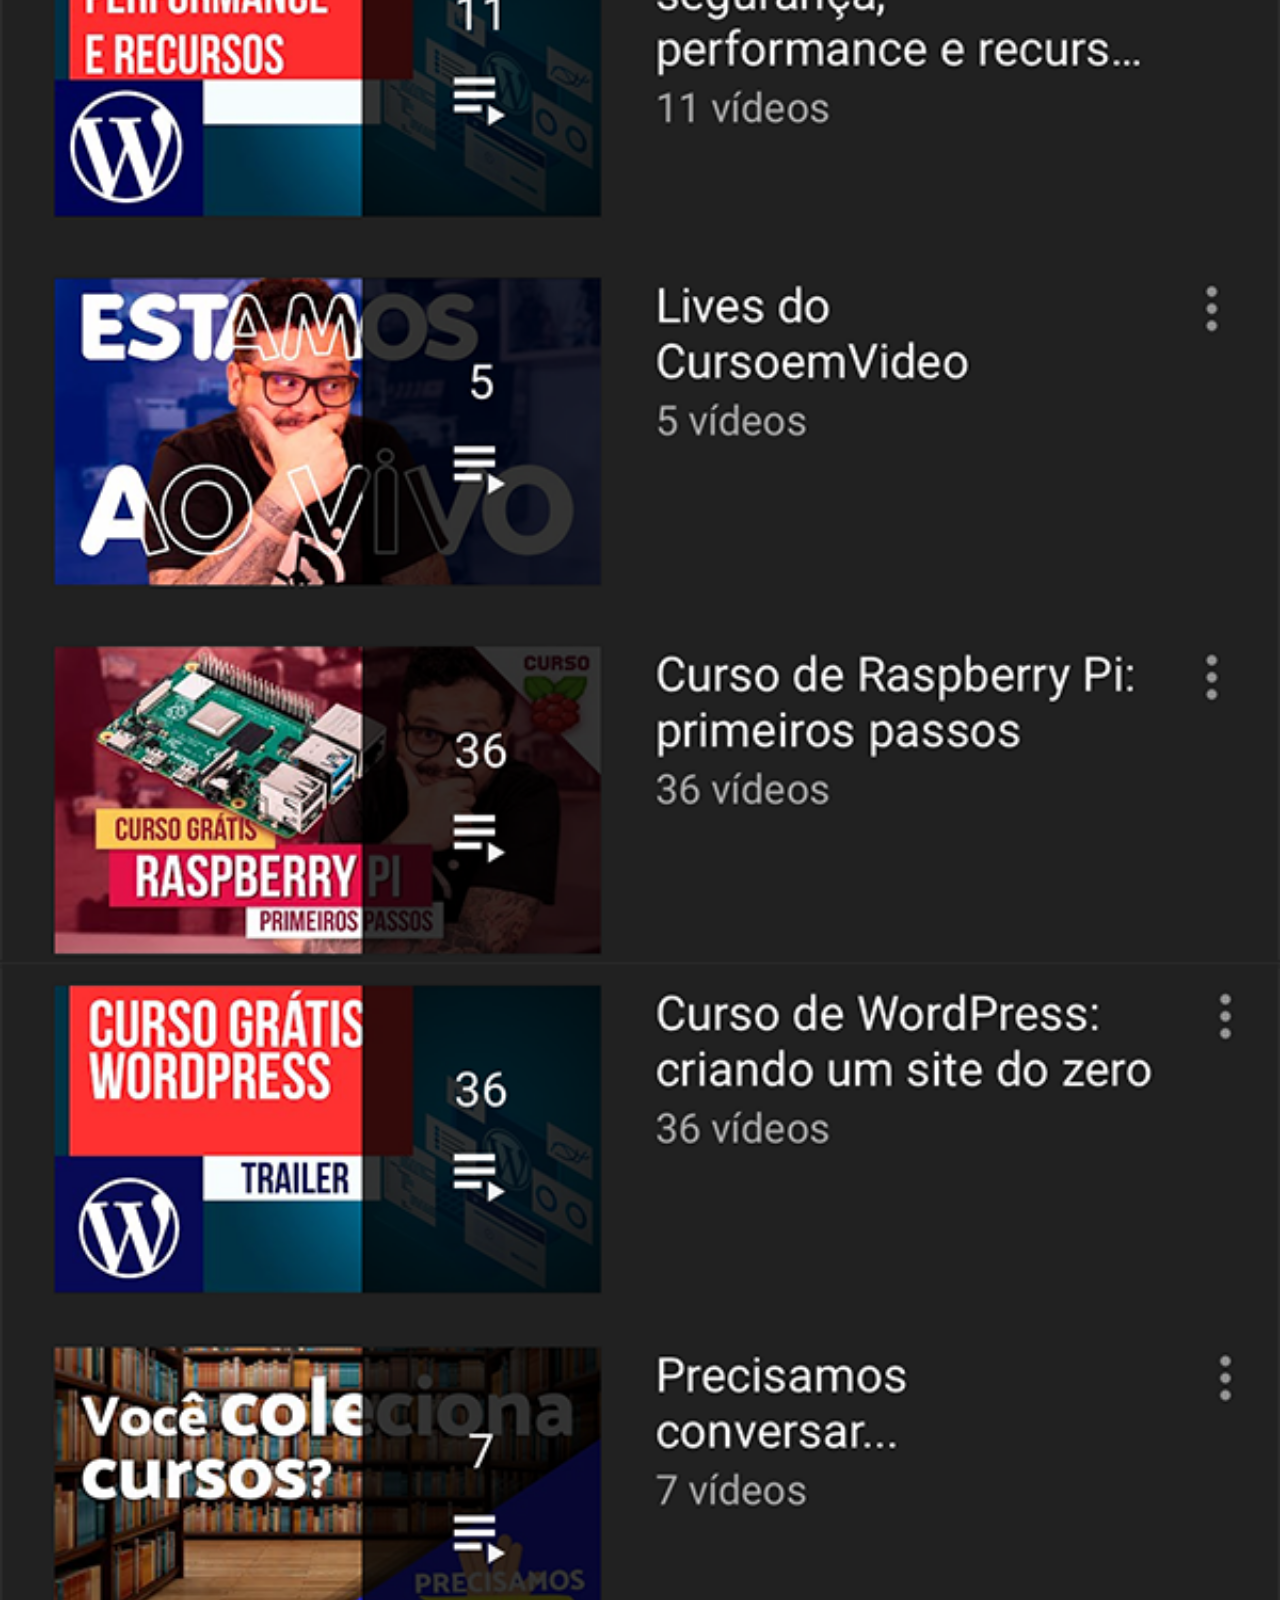
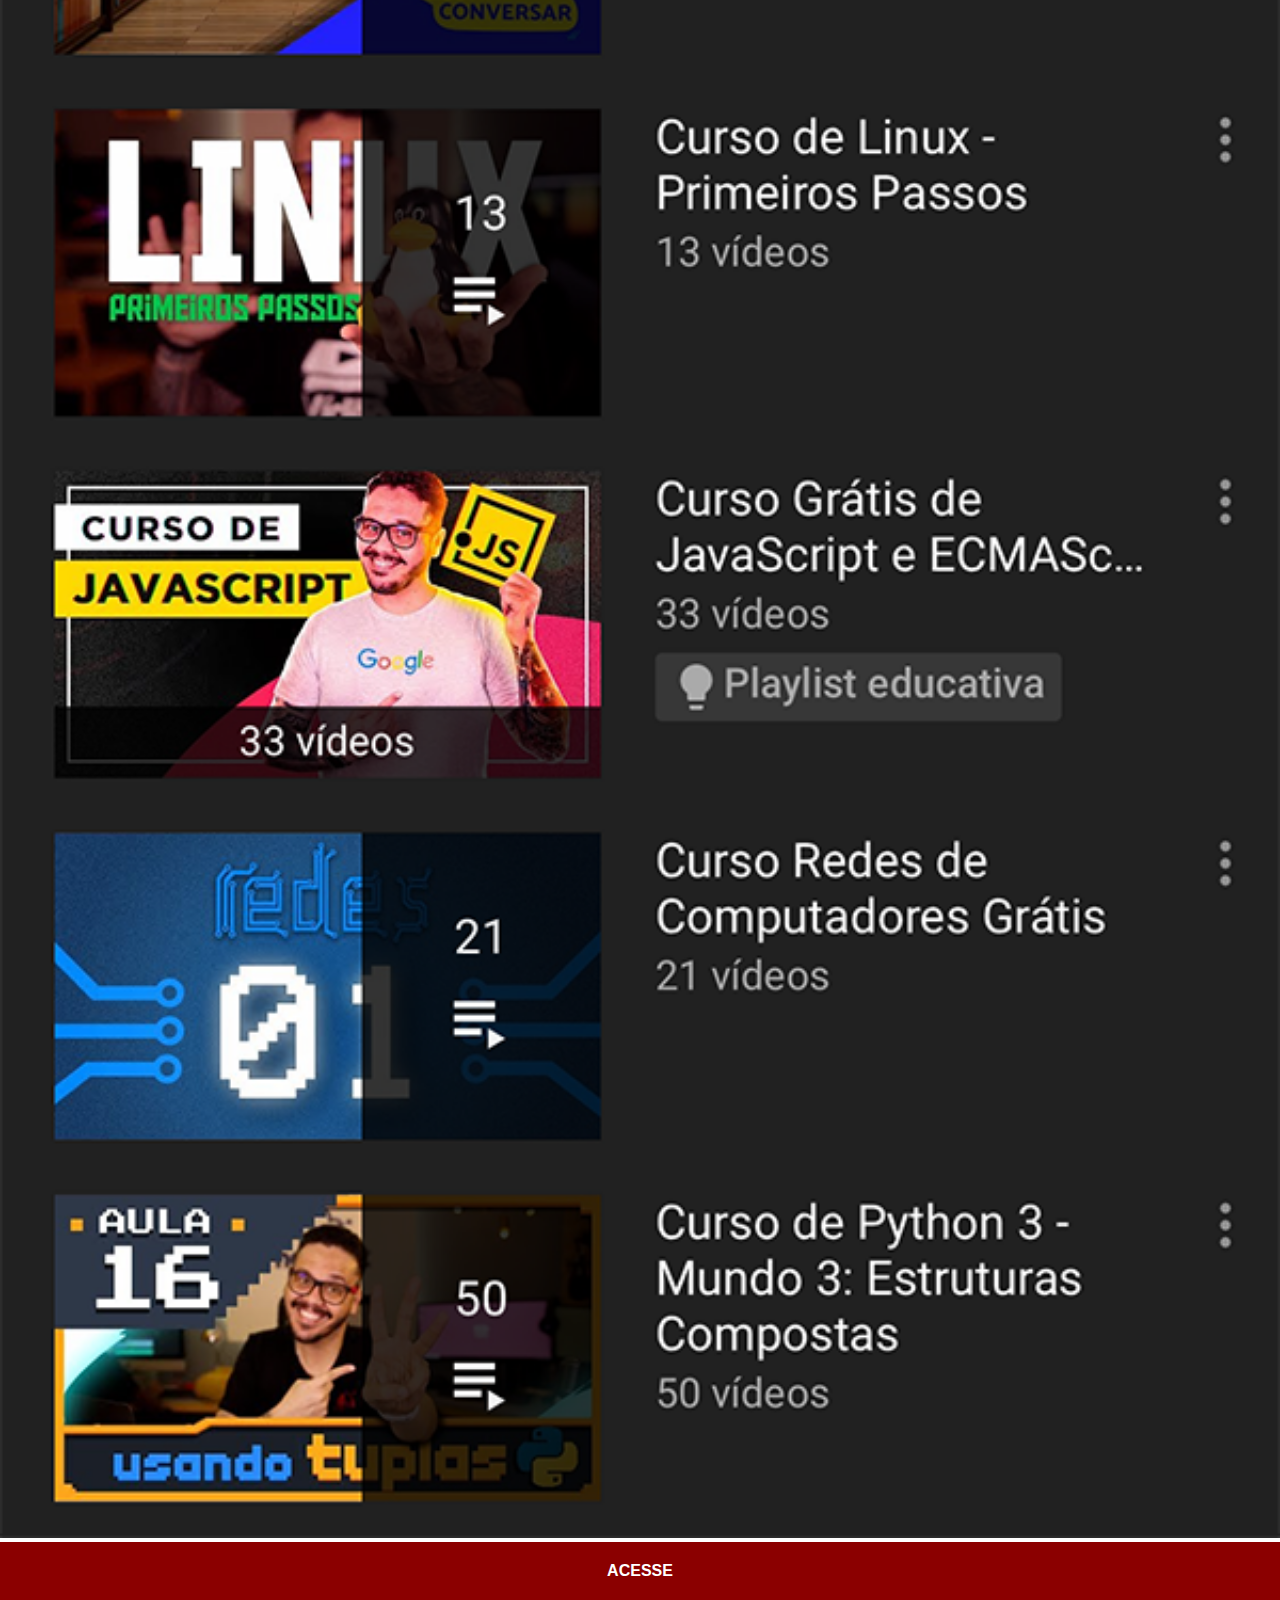
<file: youtube.html>
<!DOCTYPE html>
<html lang="pt-br">
<head>
    <meta charset="UTF-8">
    <meta http-equiv="X-UA-Compatible" content="IE=edge">
    <meta name="viewport" content="width=device-width, initial-scale=1.0">
    <title>YouTube</title>
    <link rel="stylesheet" href="estilos/social.css">
</head>
<body>
    <img src="imagens/tela-youtube.png" alt="YouTube">
    <a href="https://www.youtube.com/c/CursoemV%C3%ADdeo/playlists" target="_blank">ACESSE</a>
</body>
</html>
</file>
<file: estilos/style.css>
@charset "UTF-8";

* {
    margin: 0px;
    padding: 0px;
    font-family: Arial, Helvetica, sans-serif;
}

html, body {
    height: 100vh;
    width: 100vw;
    background-color: black;
}

main {
    position: relative;
    height: 100vh;
}

body {
    background: url('../imagens/fundo-madeira.jpg') no-repeat top center;
    background-size: cover;
    background-attachment: fixed;
}

section#telefone {
    position: absolute;
    top: 50%;
    left: 50%;
    transform: translate(-50%, -50%);
    height: 627px;
    width: 311px;
    background: url('../imagens/frame-iphone.png') no-repeat;
}

iframe#tela {
    position: relative;
    top: 80px;
    left: 22px;
    width: 267px;
    height: 471px;
}

section#redes-sociais {
    text-align: right;
    margin-right: 30px;
}

section#redes-sociais > a > img {
    width: 50px;
    height: 50px;
    margin: 10px;
    border-radius: 50%;
    box-shadow: 2px 2px 5px rgba(0, 0, 0, 0.404);
    box-sizing: border-box;
}

section#redes-sociais img:hover {
    border: 2px solid rgba(255, 255, 255, 0.644);
    transform: translate(-3px, -3px);
    box-shadow: 5px, 5px, 10px rgba(0, 0, 0, 0.404);
    transition: transform 0.5s, border 1s;
}
</file>
<file: estilos/social.css>
@charset "UTF-8";

* {
    margin: 0px;
    padding: 0px;
    font-family: Arial, Helvetica, sans-serif;
}

::-webkit-scrollbar {
    width: 0px;
    height: 0px;
}

img {
    width: 100vw;
}

a {
    display: block;
    background-color: darkred;
    padding: 20px;
    text-align: center;
    font-weight: bolder;
    text-decoration: none;
    color: white;
}

a:hover {
    background-color: red;
}
</file>
